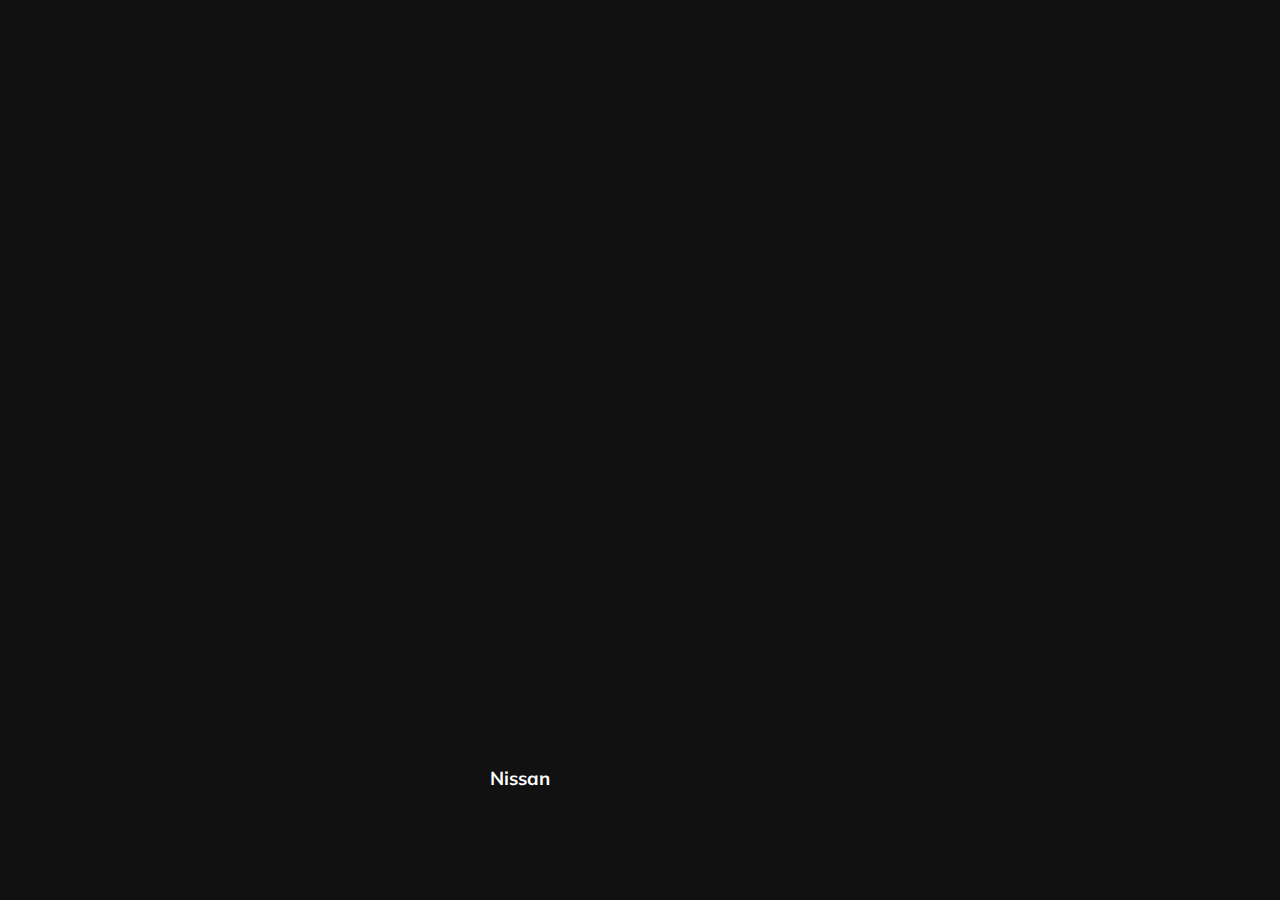
<file: 01-cards/index.html>
<html lang="en">
  <head>
    <meta charset="utf-8" />
    <meta name="viewport" content="width=device-width, initial-scale=1.0" />
    <link href="https://fonts.googleapis.com/css2?family=Mulish:wght@400;500;700&display=swap" rel="stylesheet"/>
    <link rel="stylesheet" href="style.css" />
    <title>1 - Card</title>
  </head>
  <body>
    <div class="container">

      <!-- Slide -->
      <div class="slide" style="background-image: url('https://images.unsplash.com/photo-1590362891991-f776e747a588?ixid=MnwxMjA3fDB8MHxwaG90by1wYWdlfHx8fGVufDB8fHx8&ixlib=rb-1.2.1&auto=format&fit=crop&w=1600&q=80');">
        <h3>Mersedes</h3>
      </div><!-- /.slide -->

      <!-- Slide -->
      <div class="slide" style="background-image: url(https://images.unsplash.com/photo-1494976388531-d1058494cdd8?ixlib=rb-1.2.1&ixid=MnwxMjA3fDB8MHxwaG90by1wYWdlfHx8fGVufDB8fHx8&auto=format&fit=crop&w=1600&q=80);">
        <h3>Ford</h3>
      </div><!-- /.slide -->

      <!-- Slide -->
      <div class="slide" style="background-image: url('https://images.unsplash.com/photo-1441148345475-03a2e82f9719?ixlib=rb-1.2.1&ixid=MnwxMjA3fDB8MHxwaG90by1wYWdlfHx8fGVufDB8fHx8&auto=format&fit=crop&w=1600&q=80');">
        <h3>BMW</h3>
      </div><!-- /.slide -->

      <!-- Slide -->
      <div class="slide" style="background-image: url('https://images.unsplash.com/photo-1494697536454-6f39e2cc972d?ixlib=rb-1.2.1&ixid=MnwxMjA3fDB8MHxwaG90by1wYWdlfHx8fGVufDB8fHx8&auto=format&fit=crop&w=1600&q=80');">
        <h3>Nissan</h3>
      </div><!-- /.slide -->

      <!-- Slide -->
      <div class="slide" style="background-image: url('https://images.unsplash.com/photo-1517994112540-009c47ea476b?ixlib=rb-1.2.1&ixid=MnwxMjA3fDB8MHxwaG90by1wYWdlfHx8fGVufDB8fHx8&auto=format&fit=crop&w=1600&q=80');">
        <h3>Ferrari</h3>
      </div><!-- /.slide -->

    </div><!-- /.container -->

    <!-- Scripts -->
    <script src="index.js"></script>
  </body>
</html>
</file>
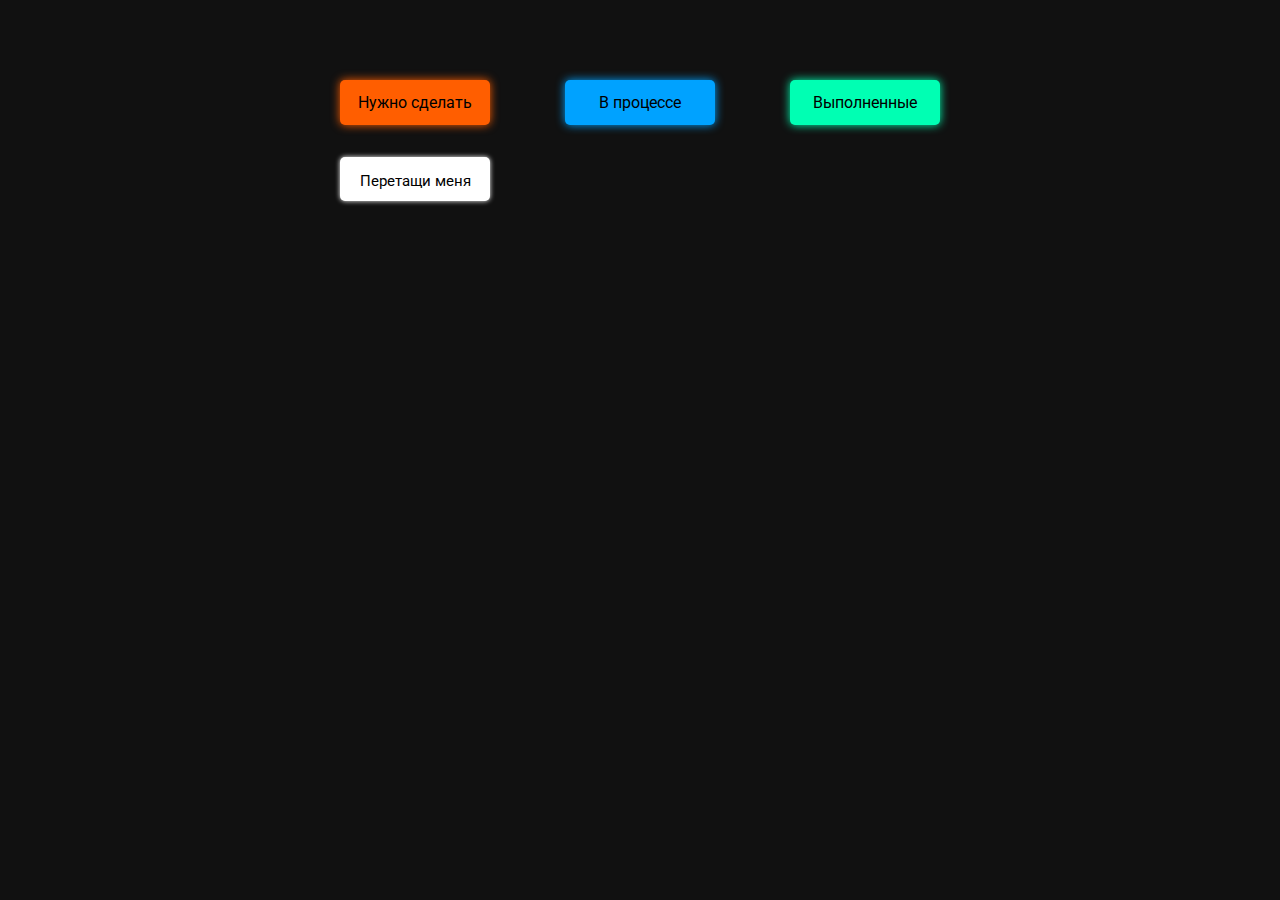
<file: 02-dragNdrop/index.html>
<!DOCTYPE html>
<html lang='ru'>
    <head>
        <meta charset="UTF-8">
        <meta name='viewport' content="width=device-width, initial-scale=1.0">
        <link href="https://fonts.googleapis.com/css2?family=Roboto:wght@400;500;700&display=swap" rel="stylesheet">
        <link rel="stylesheet" href="style.css">
        <title>2 - Drag N Drop</title>
    </head>
    <body>
        <div>
            <div class="row">
                <div class="col-header start">Нужно сделать</div>
                <div class="col-header progress">В процессе</div>
                <div class="col-header done">Выполненные</div>
            </div><!-- /.row -->

            <div class="row">
                <div class="placeholder">
                    <div class="item" draggable="true">Перетащи меня</div>
                </div>
                <div class="placeholder"></div>
                <div class="placeholder"></div>
            </div><!-- /.row -->
        </div>

        <!-- Scripts -->
        <script src="index.js"></script>
    </body>
</html>
</file>
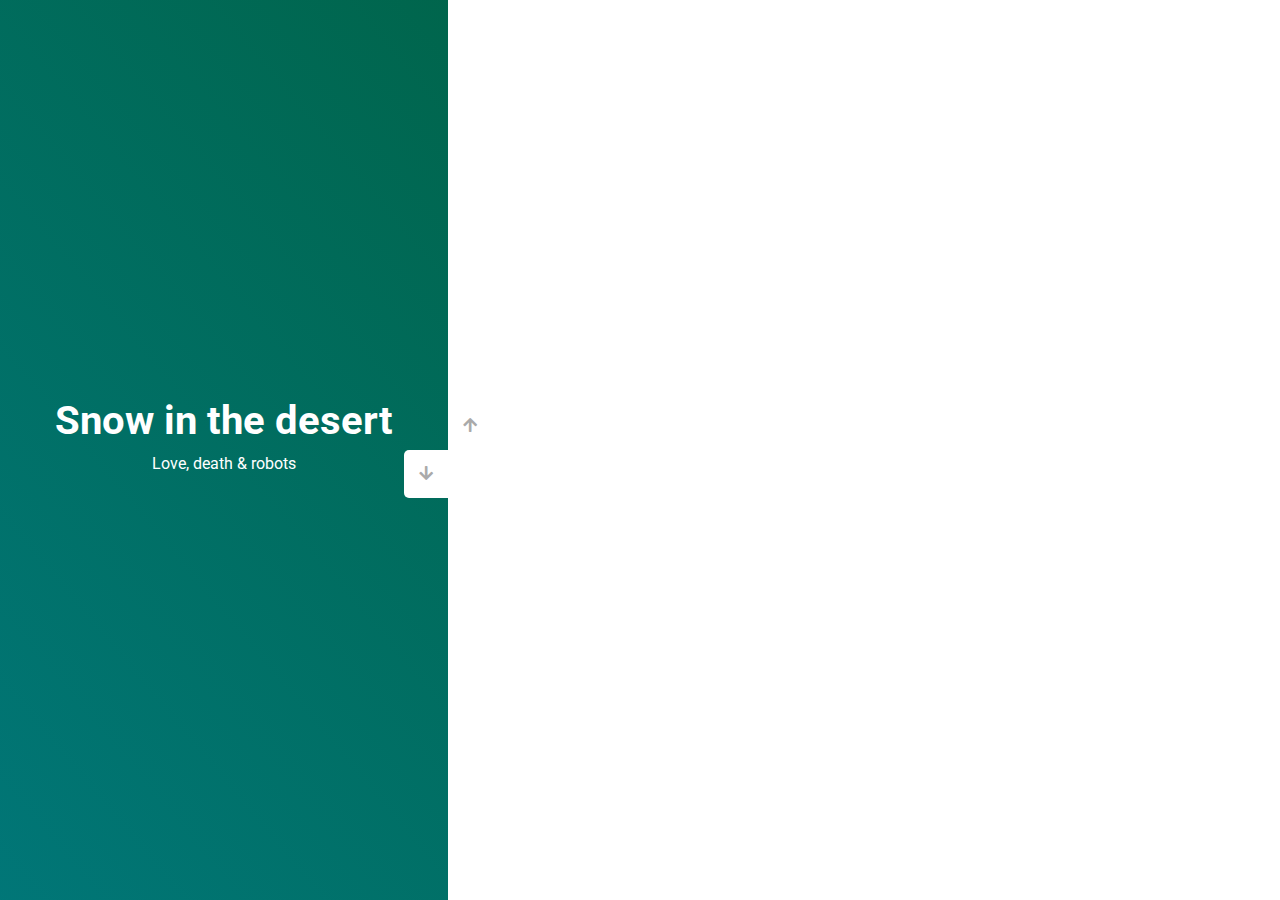
<file: 03-slider/index.html>
<!DOCTYPE html>
<html lang="en">
    <head>
        <meta charset="utf-8">
        <meta name='viewport' content='width=device-width, initial-scale=1.0'>
        <link rel="stylesheet" href="https://cdnjs.cloudflare.com/ajax/libs/font-awesome/5.15.1/css/all.min.css">
        <link rel="stylesheet" href="style.css">
        <title>3 - Slider</title>
    </head>
    <body>
        <div class="container">
            <div class="sidebar">
                <div style="background: linear-gradient(215.32deg, #F90306 -1%, #9E0706 124%);">
                    <h1>Zima Blue</h1>
                    <p>Love, death & robots</p>
                </div><!-- /.slide -->

                <div style="background: linear-gradient(220.16deg, #ff9101 -8%, #f38b02 138%);">
                    <h1>Automated Customer Service</h1>
                    <p>Love, death & robots</p>
                </div><!-- /.slide -->

                <div style="background: linear-gradient(215.32deg, #000000 -1%, #110b0b 124%);">
                    <h1>Life Hutch</h1>
                    <p>Love, death & robots</p>
                </div><!-- /.slide -->

                <div style="background: linear-gradient(229.99deg, #006141 -26%, #017E8B 145%);">
                    <h1>Snow in the desert</h1>
                    <p>Love, death & robots</p>
                </div><!-- /.slide -->
            </div><!-- /.sidebar -->
            <div class="main-slide">
                <div style="background-image: url('https://images.unsplash.com/photo-1490641815614-b45106d6dd04?ixid=MnwxMjA3fDB8MHxwaG90by1wYWdlfHx8fGVufDB8fHx8&ixlib=rb-1.2.1&auto=format&fit=crop&w=1650&q=80');"></div><!-- /.style -->

                <div style="background-image: url('https://images.unsplash.com/photo-1615884392963-aabd0eb170e6?ixid=MnwxMjA3fDB8MHxwaG90by1wYWdlfHx8fGVufDB8fHx8&ixlib=rb-1.2.1&auto=format&fit=crop&w=934&q=80');"></div><!-- /.style -->

                <div style="background-image: url('https://images.unsplash.com/photo-1489824904134-891ab64532f1?ixid=MnwxMjA3fDB8MHxwaG90by1wYWdlfHx8fGVufDB8fHx8&ixlib=rb-1.2.1&auto=format&fit=crop&w=2089&q=80');"></div><!-- /.style -->

                <div style="background-image: url('https://images.unsplash.com/photo-1623658432567-7e8e3d528578?ixid=MnwxMjA3fDB8MHxwaG90by1wYWdlfHx8fGVufDB8fHx8&ixlib=rb-1.2.1&auto=format&fit=crop&w=1000&q=80');"></div><!-- /.style -->
            </div><!-- /.main-slide -->
            <div class="controls">
                <button class="down-button">
                    <i class="fas fa-arrow-down"></i>
                </button>
                <button class="up-button">
                    <i class="fas fa-arrow-up"></i>
                </button>
            </div><!-- /.controls -->
        </div>
        <!-- Scripts -->
        <script src="index.js"></script>
    </body>
</html>
</file>
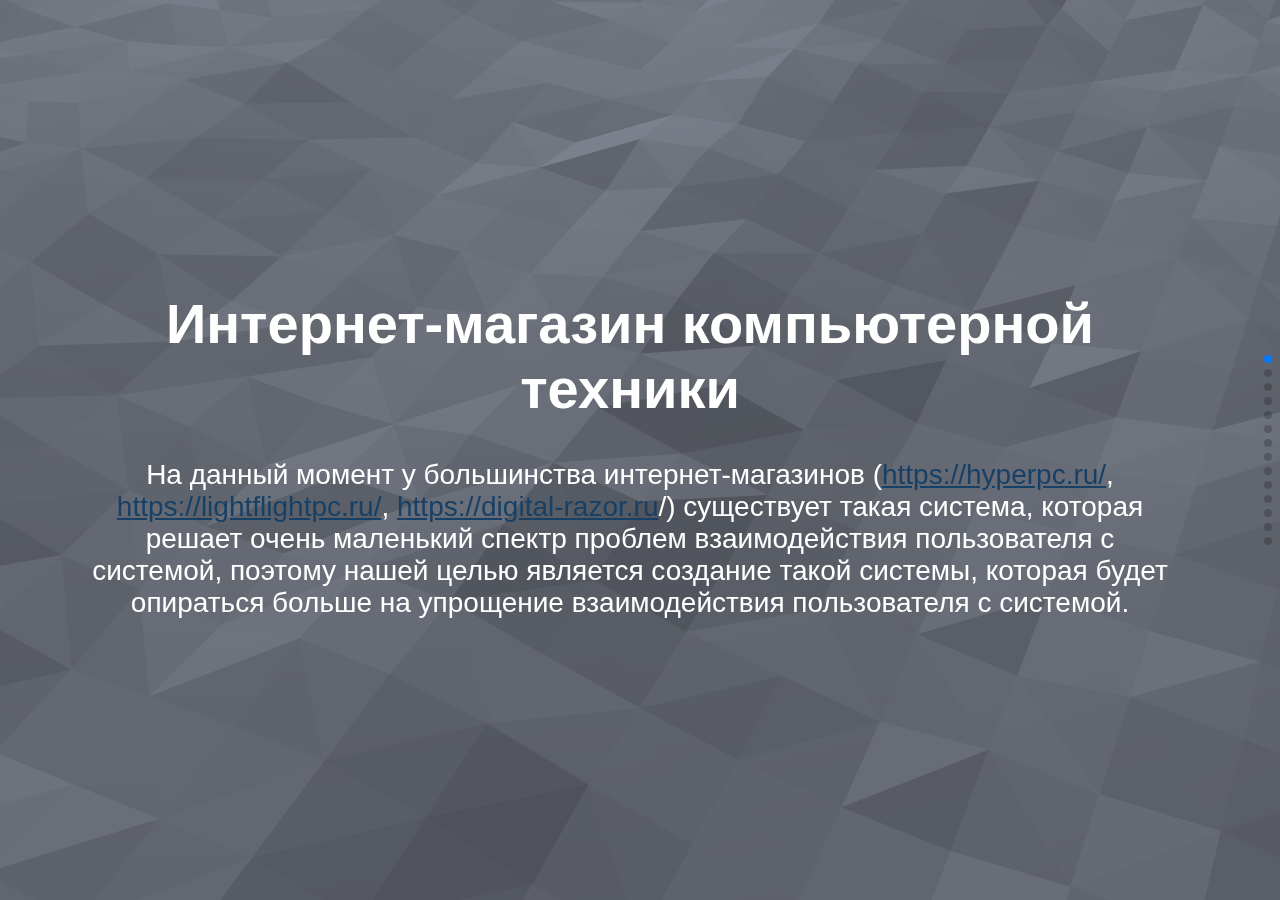
<file: 04-slider/index.html>
<!DOCTYPE html>
<html lang="en">
  <head>
    <meta charset="utf-8" />
    <title>Вторая итерация</title>
    <meta
      name="viewport"
      content="width=device-width, initial-scale=1, minimum-scale=1, maximum-scale=1"
    />
    <!-- Link Swiper's CSS -->
    <link
      rel="stylesheet"
      href="https://unpkg.com/swiper/swiper-bundle.min.css"
    />

    <!-- Demo styles -->
     <link rel="stylesheet" href="css/style.css" />
  </head>

  <body>
<div class="intro" id="intro"></div>
    <!-- Swiper -->
    <div class="swiper mySwiper">
      <div class="swiper-wrapper">
        <div class="swiper-slide">
            <div class="container">
                <h1>Интернет-магазин компьютерной техники</h1>
                <p>На данный момент у большинства интернет-магазинов (<a href="">https://hyperpc.ru/</a>, <a href="">https://lightflightpc.ru/</a>, <a href="">https://digital-razor.ru</a>/) существует такая система, которая решает очень маленький спектр проблем взаимодействия пользователя с системой, поэтому нашей целью является создание такой системы, которая будет опираться больше на упрощение взаимодействия пользователя с системой.</p>
            </div>
        </div>
        <div class="swiper-slide">
          <div class="container">
            <h1 class="title">Описание процесса</h1>
            <p>Схема процесса проходить авторизацию</p>
            <img src="images/3/1.png" height="600" alt="">
          </div>
        </div>
        <div class="swiper-slide">
          <div class="container">
            <h1 class="title">Описание процесса</h1>
            <p>Схема процесса сделать заказ</p>
            <img src="images/3/2.png" height="600" alt="">
          </div>
        </div>
        <div class="swiper-slide">
          <div class="container">
            <h1 class="title">Описание процесса</h1>
            <p>Схема процесса проверить состояние заказа</p>
            <img src="images/3/3.png" height="600" alt="">
          </div>
        </div>
        <div class="swiper-slide">
          <div class="container">
            <h1 class="title">Требования к отчетности</h1>
            <ul class="text">
              <li>Вся информация храниться в электронном виде.</li>
              <li>Информация соответствует ГОСТ.</li>
              <li>Время существования отчётов 5 лет.</li>
              <li>При необходимости делается бумажная копия документа.</li>
            </ul>
          </div>
        </div>
        <div class="swiper-slide">
          <div class="container">
            <h1 class="title">ДБТ. НЕФУНКЦИОНАЛЬНЫЕ ТРЕБОВАНИЯ</h1>
            <p>Требования к производительности и объемам информации</p>
            <ul class="text">
              <li>95% транзакций должны обрабатываться менее чем за 1 секунду.</li>
              <li>Приложение должно потреблять не более 4 Кбайт памяти на каждый неактивный сеанс с пользователем; </li>
              <li>Нагрузка на CPU не должна превышать 75% при условии не более 1000 одновременно обслуживаемых запросов к API</li>
              <li>Нагрузка на CPU в режиме простоя приложения не должна превышать 1%</li>
            </ul>
          </div>
        </div>
        <div class="swiper-slide">
          <div class="container">
            <h1 class="title">ДБТ. НЕФУНКЦИОНАЛЬНЫЕ ТРЕБОВАНИЯ</h1>
            <p>Требования к доступности и восстановлению</p>
            <ul class="text">
              <li>Сайт должен быть доступна для пользователей из С России 98% времени каждый месяц в рабочие часы.</li>
              <li>В случае сбоев сайт должен быть восстановлен в течении часа.</li>
            </ul>
          </div>
        </div>
        <div class="swiper-slide">
          <div class="container">
            <h1 class="title">ДБТ. НЕФУНКЦИОНАЛЬНЫЕ ТРЕБОВАНИЯ</h1>
            <p>Требования к информационной безопасности</p>
            <p>Со стороны клиента</p>
            <ul class="text">
              <li>Пароли надо подбирать очень тщательно, информационная емкость пароля должна соответствовать общим стандартам (наличие заглавных букв, цифр).</li>
              <li>Для обеспечения защиты информации потребуется подключить двухэтапную аутентификацию.</li>
            </ul>
          </div>
        </div>
        <div class="swiper-slide">
          <div class="container">
            <h1 class="title">ДБТ. НЕФУНКЦИОНАЛЬНЫЕ ТРЕБОВАНИЯ</h1>
            <p>Требования к информационной безопасности</p>
            <p>Со стороны сервера</p>
            <ul class="text">
              <li>Каждая ошибка входа в систему обязательно записывается в общий журнал архивных событий, анализируется спустя конкретный промежуток времени; это необходимо для того, что администратор мог выявить причину возникновения ошибок.</li>
              <li>На момент отправления пакетов с подтверждением или отказом введения пароля система должна быть приостановлена на пять секунд, благодаря этому хакеры не смогут вводить большое количество разных паролей, чтобы обойти информационную защиту.</li>
              <li>Подключить защиту от изменения паролей – хакеры могут попытаться воспользоваться таким способом войти в информационную систему, как «забыли пароль – изменить».</li>
            </ul>
          </div>
        </div>
        <div class="swiper-slide">
          <div class="container">
            <h1 class="title">ДБТ. ЛОГИЧЕСКИЕ АЛГОРИТМЫ</h1>
            <ul class="text">
              <li>Однозначность</li>
              <li>Массовость</li>
              <li>Детерминированность</li>
              <li>Корректность</li>
              <li>Конечность</li>
              <li>Эффективность</li>
              <li>Логические алгоритмы должны описываться в виде:
                <ol>
                  <li>текста</li>
                  <li>бизнес-правил</li>
                  <li>диаграмм-деятельности</li>
                  <li>графов и диаграмм перехода состояний</li>
                  <li>моделей бизнес-процессов</li>
                </ol>
              </li>
            </ul>
          </div>
        </div>
        <div class="swiper-slide">
          <div class="container">
            <h1 class="title">ДБТ. ТРЕБОВАНИЯ К МИГРАЦИИ ДАННЫХ</h1>
            <ul class="text">
              <li>Целостность данных при переносе</li>
              <li>Потенциальное время простоя системы должно быть минимальным</li>
              <li>Оценка данных</li>
              <li>Качество данных (связаны ли данные ,которым положено быть связанными)</li>
              <li>Заполненность полей и null-значения</li>
              <li>Длина значений в строковых полях</li>
              <li>Популярные значения</li>
              <li>Консистентность и кросс-сверки</li>
              <li>Отсутствие латинских букв, где им не место  (отлавливание таких латинских букв, как "С")</li>
              <li>Не цифры, а выводы (выводы - первичны, числа - вторичны)</li>
            </ul>
          </div>
        </div>
        <div class="swiper-slide">
          <div class="container">
            <h1 class="title">ДБТ. Модель предметной области</h1>
            <img src="images/3/4.png" height="600" alt="">
          </div>
        </div>
        <div class="swiper-slide">
          <div class="container">
            <h1 class="title"> ДБТ. ТРЕБОВАНИЯ К ПОЛЬЗОВАТЕЛЬСКИМ ИНТЕРФЕЙСАМ</h1>
            <ul class="text">
              <li>У идеального пользовательского интерфейса должны присутствовать такие качества: простота, запоминаемость и уникальность, унификация, ориентация на пользователя, наличие обратной связи, иерархия элементов.</li>
              <li>Элементы управления должны быть заметны и понятны.</li>
              <li>Для уменьшения ошибок пользователя рекомендуется не делать кнопки маленького размера (так по ним трудно попасть).</li>
              <li>Пользователь должен видеть границы вводимых значений.</li>
              <li>Доступность любой функции системы при помощи не более</li>
            </ul>
          </div>
        </div>
        <div class="swiper-slide">
          <div class="container">
            <h1 class="title">ДБТ. ТРЕБОВАНИЯ К ОТЧЕТАМ</h1>
            <ul class="text">
              <li>Любая содержащаяся в Отчете информация (не только итоговая величина стоимости объекта оценки) представляет собой сведения, являющиеся коммерческой или служебной тайной Заказчика. В связи с этим, любые сведения, представленные в Отчете, могут быть доступны для третьих лиц только с разрешения Заказчика. </li>
              <li>В законе "Об оценочной деятельности" нет указания на срок хранения Отчета. Хранение целесообразно до тех пор, пока у Организации не появится уверенность, что эти материалы ему в будущем больше не понадобятся.</li>
              <li>Для уменьшения ошибок пользователя рекомендуется не делать кнопки маленького размера (так по ним трудно попасть).</li>
              <li>Отчет об оценке должен давать пользователю ясное представление о выводах, сделанных Организацией. Отчет должен быть понятен любому пользователю, не обладающему специальными знаниями об объекте.</li>
              <li>Формат и степень детализации описаний в отчете определяются Организацией, при этом отчет должен соответствовать минимальным требованиям к содержанию.</li>
            </ul>
          </div>
        </div>



      </div>
      <div class="swiper-pagination"></div>
    </div>

    <!-- Swiper JS -->
    <script src="js/three.min.js"></script>
    <script src="js/vanta.waves.min.js"></script>
    <script src="js/app.js"></script>
    <script src="https://unpkg.com/swiper/swiper-bundle.min.js"></script>

    <!-- Initialize Swiper -->
    <script>
      var swiper = new Swiper(".mySwiper", {
        direction: "vertical",
        slidesPerView: 1,
        spaceBetween: 30,
        mousewheel: true,
        keyboard:{
          enabled:true,
          onlyInViewport: true,
          pageUpDown:true,
        },
        pagination: {
          el: ".swiper-pagination",
          clickable: true,
        },
      });
    </script>
  </body>
</html>
</file>
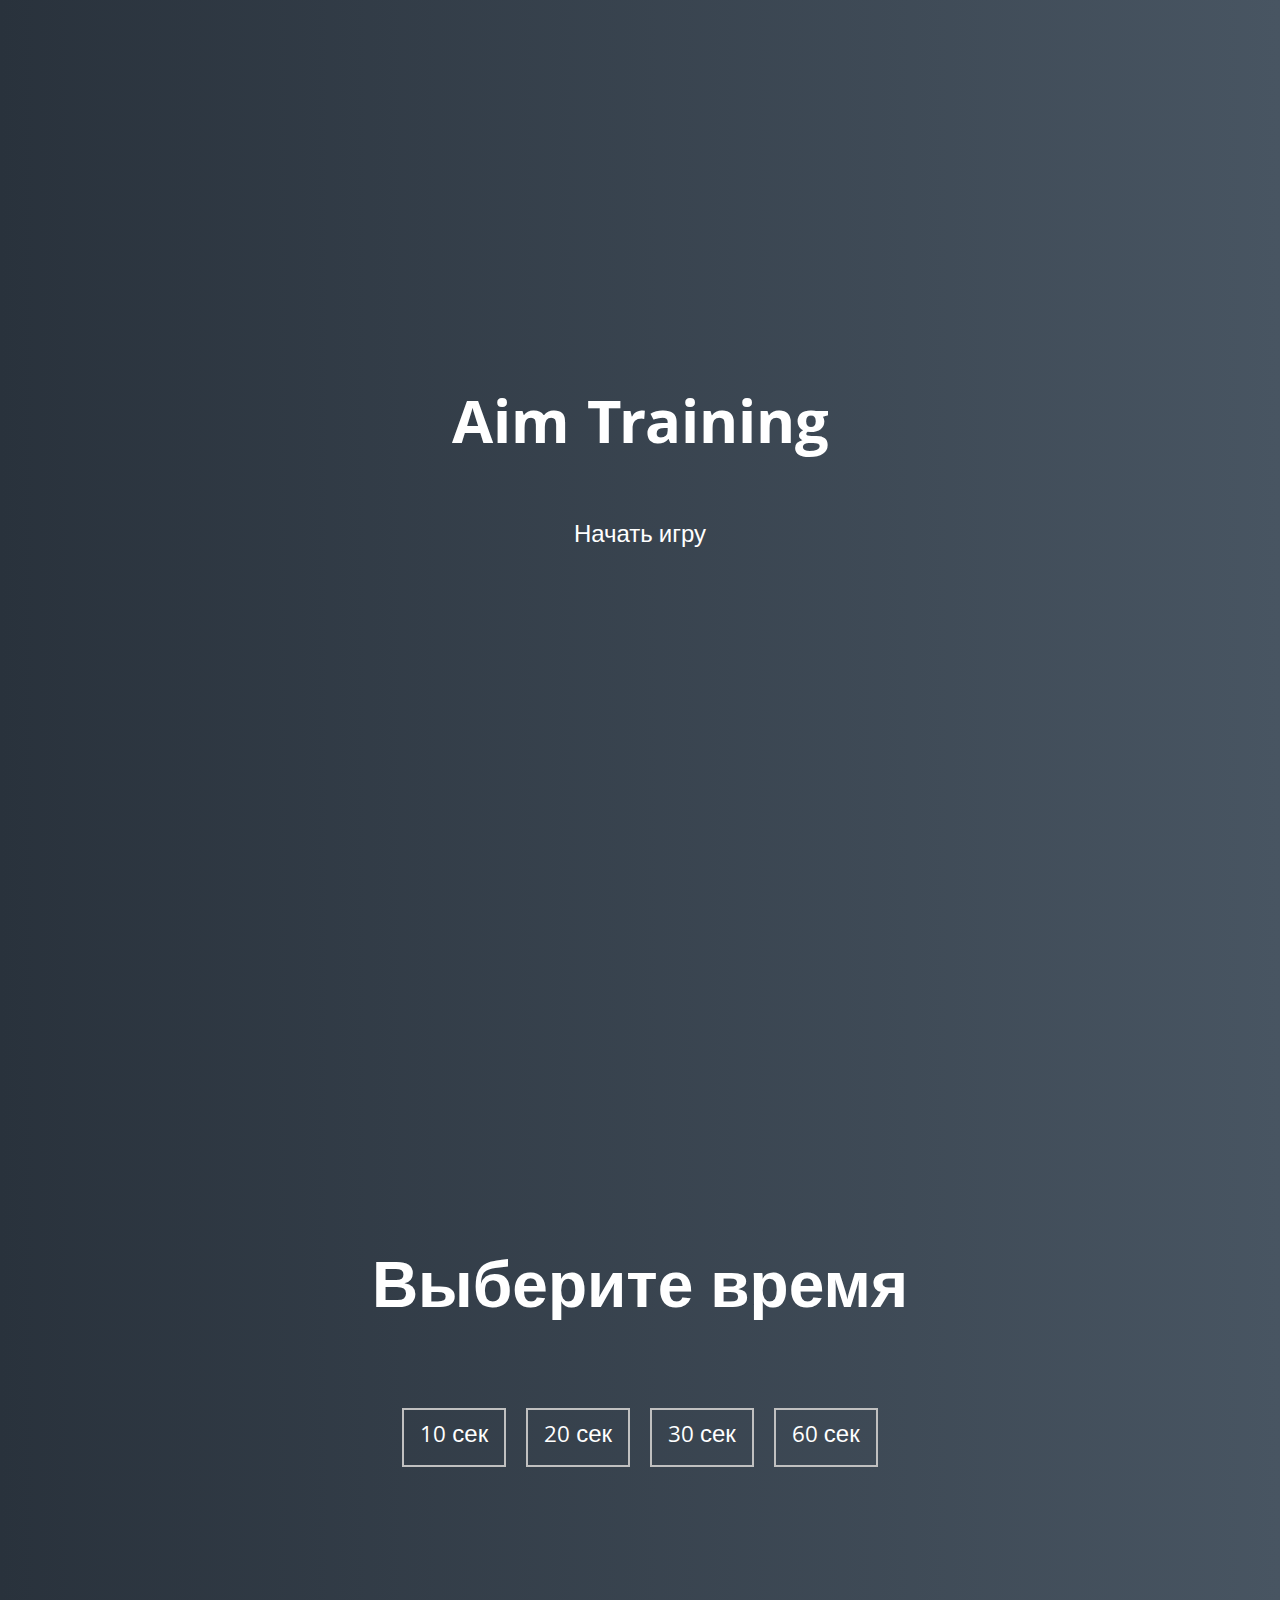
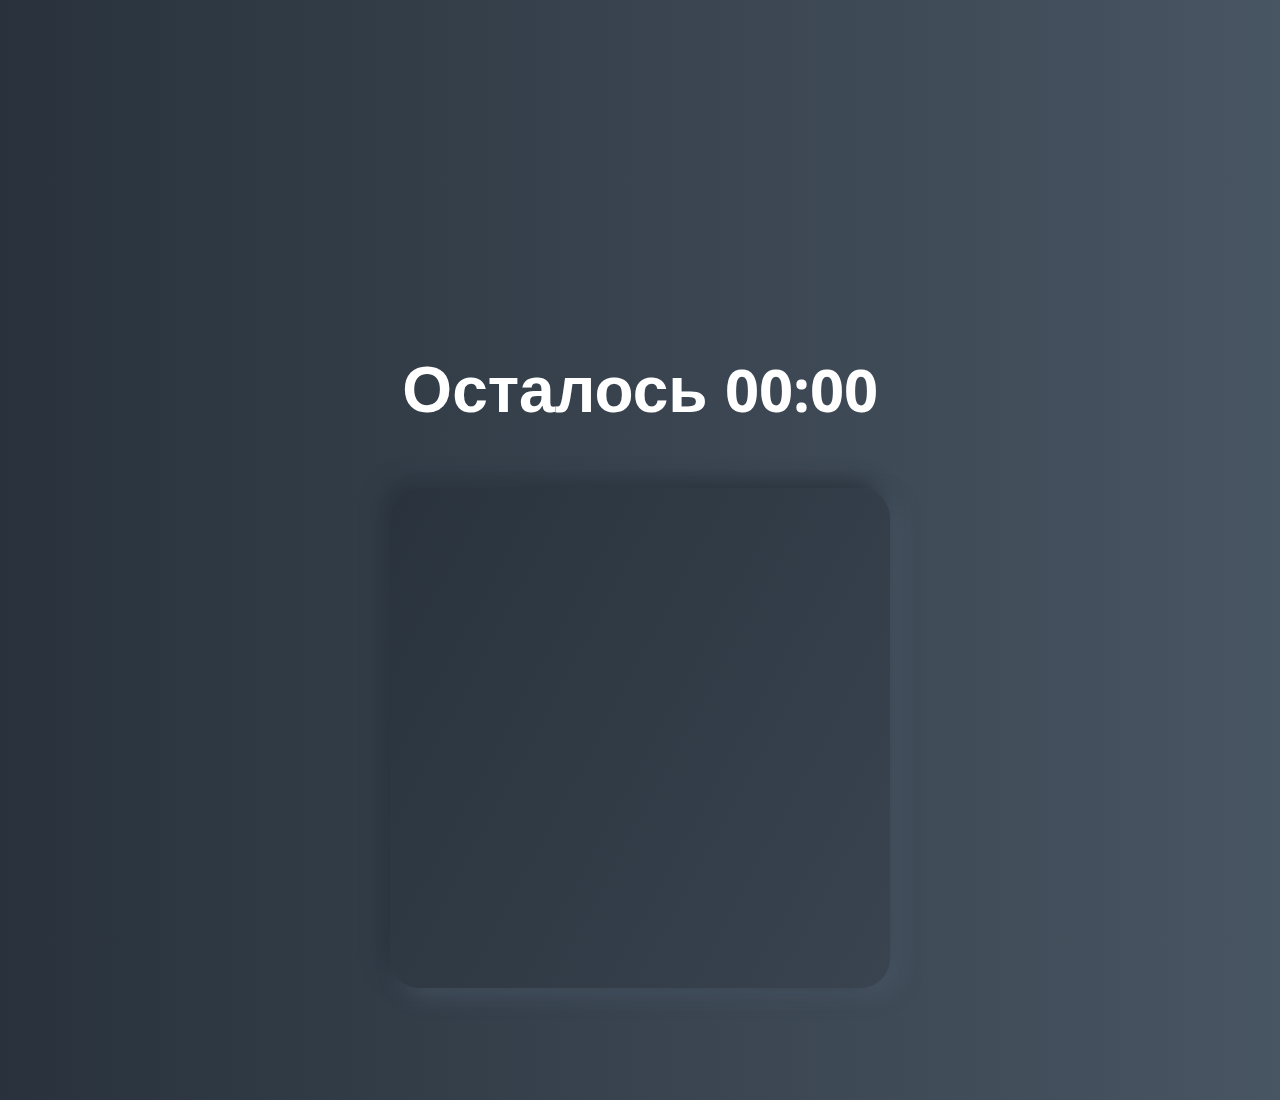
<file: 05-aimTrainig/index.html>
<!DOCTYPE html>
<html lang='en'>
    <head>
        <meta charset="utf-8">
        <meta name="viewport" content="width=device-width, initial-scale=1.0">
        <link href="https://fonts.googleapis.com/css2?family=Khula:wght@300;400;600;700&display=swap" rel="stylesheet">
        <link rel="stylesheet" href="style.css">
        <title>5 - AimGame</title>
    </head>
    <body>
        
        <!-- Screen -->
        <div class="screen">
            <h1>Aim Training</h1>
            <a class="start" id="start" href="#">Начать игру</a>
        </div><!-- /.screen -->

        <!-- Screen -->
        <div class="screen">
            <h1>Выберите время</h1>
            <ul class="time-list" id="time-list">
                <li>
                    <button class="time-btn" data-time="10">10 сек</button>
                </li>
                <li>
                    <button class="time-btn" data-time="20">20 сек</button>
                </li>
                <li>
                    <button class="time-btn" data-time="30">30 сек</button>
                </li>
                <li>
                    <button class="time-btn" data-time="60">60 сек</button>
                </li>
            </ul>
        </div><!-- /.screen -->

        <!-- Screen -->
        <div class="screen">
            <h1>Осталось <span id="time">00:00</span></h1>
            <div class="board" id="board"></div>
        </div><!-- /.screen -->

        <!-- Scripts -->
        <script src="index.js"></script>

    </body>
</html>
</file>
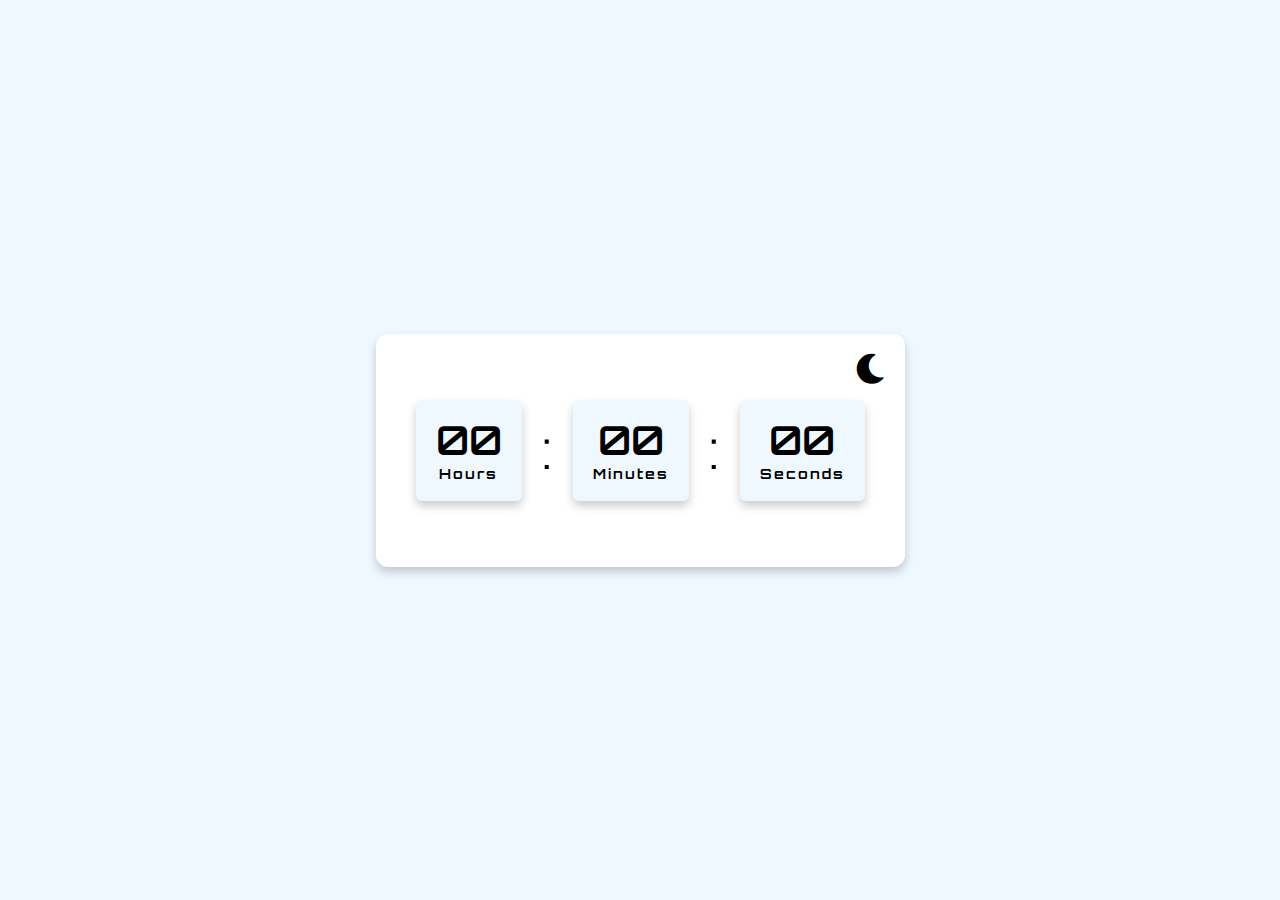
<file: 06-realTimeClock/index.html>
<!DOCTYPE html>
<html lang="en">
    <head>
        <meta charset="utf-8">
        <meta name="viewport" content="width=device-width, initial-scale=1.0">
        <link href="https://fonts.googleapis.com/css2?family=Orbitron:wght@400;500;600;700&display=swap" rel="stylesheet">
        <link rel="stylesheet" href="https://cdnjs.cloudflare.com/ajax/libs/font-awesome/5.15.4/css/all.min.css" />
        <link rel="stylesheet" href="style.css">
        <title>6 - realTimeClock</title>
    </head>
    <body>
        <section>
            <div class="container">
                <div class="theme">
                    <i class="fas fa-moon"></i>
                    <i class="fas fa-sun"></i>
                </div><!-- /.theme -->

                <div class="clock">
                    <div class="flex">
                        <div class="clock-column">
                            <div class="column-content">
                                <span class="num hour">00</span>
                                <span class="text">Hours</span>
                            </div>
                        </div>
    
                        <span class="border">:</span>
    
                        <div class="clock-column">
                            <div class="column-content">
                                <span class="num minute">00</span>
                                <span class="text">Minutes</span>
                            </div>
                        </div>
    
                        <span class="border">:</span>
                    
                        <div class="clock-column">
                            <div class="column-content">
                                <span class="num second">00</span>
                                <span class="text">Seconds</span>
                            </div>
                        </div>
                    </div>


                    

                </div><!-- /.clock -->

            </div><!-- /.container -->
        </section>

        <!-- Scripts -->
        <script src="app.js"></script>
    </body>
</html>
</file>
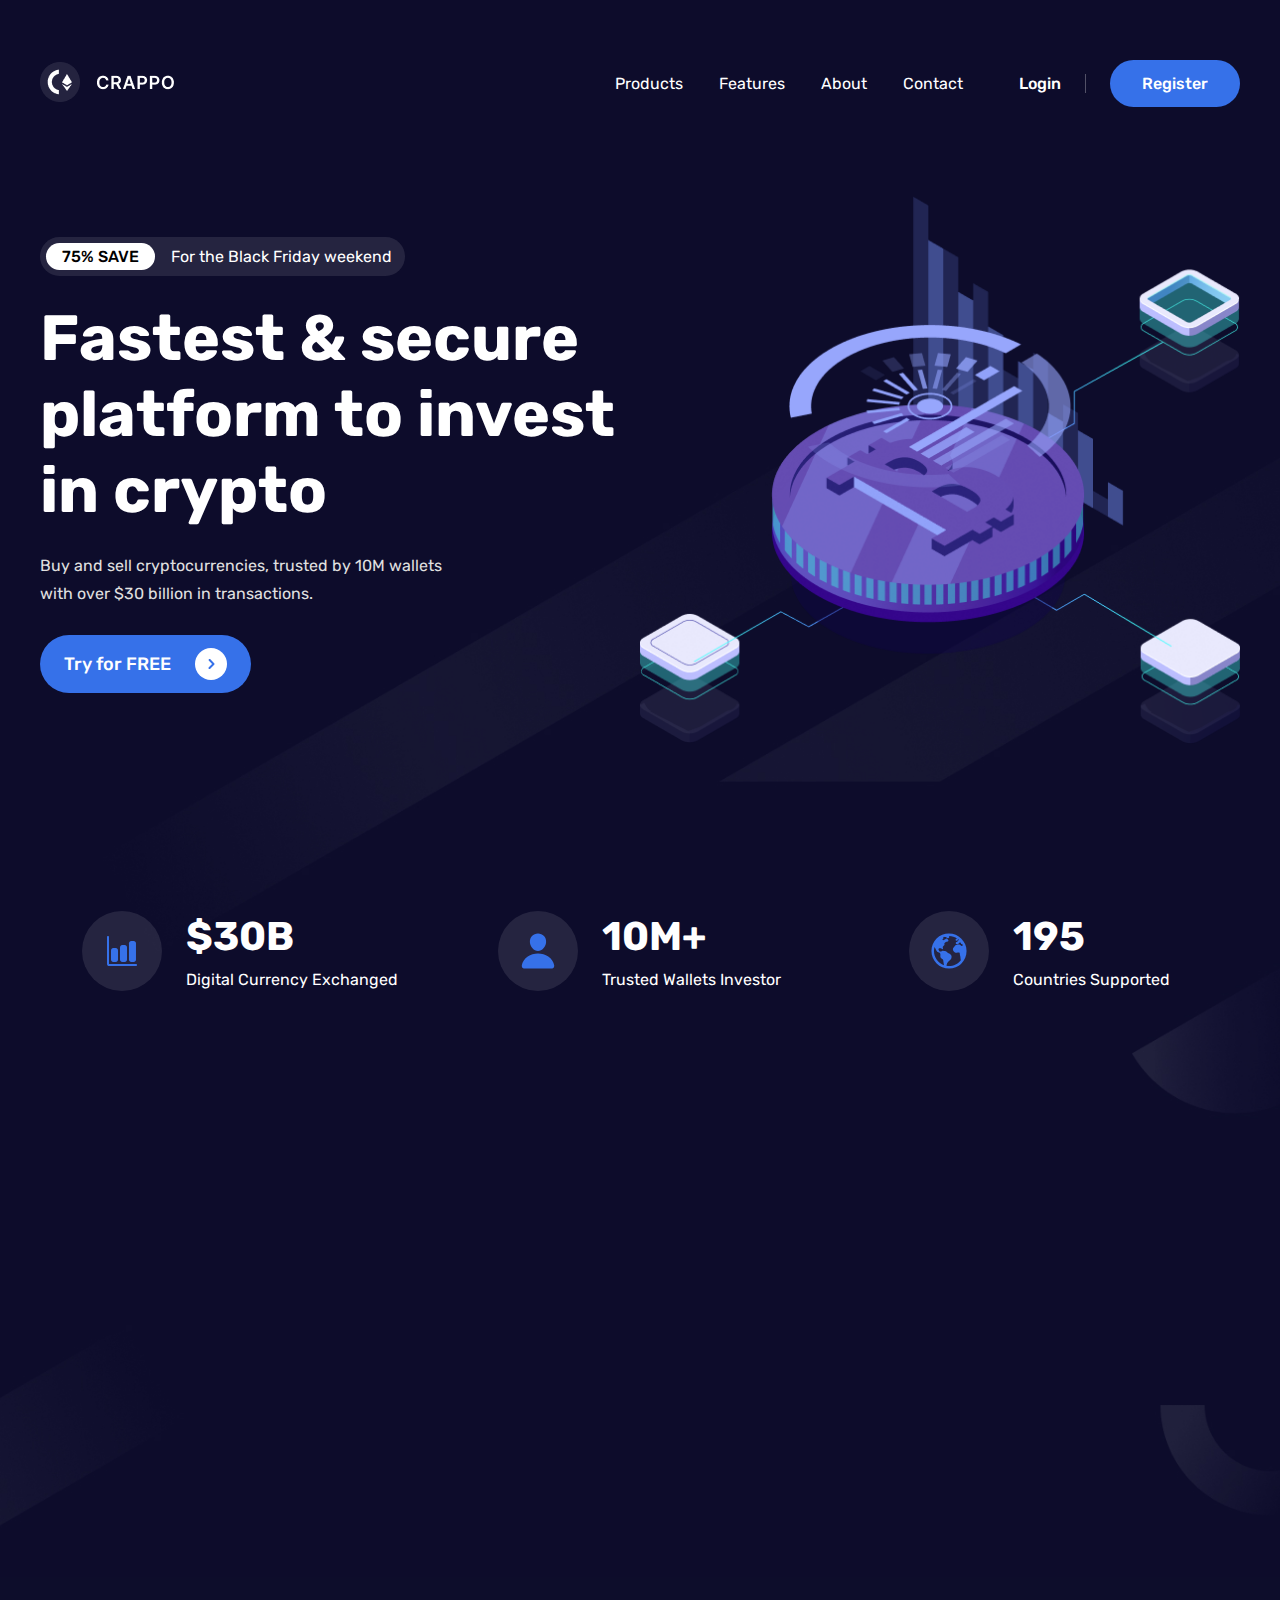
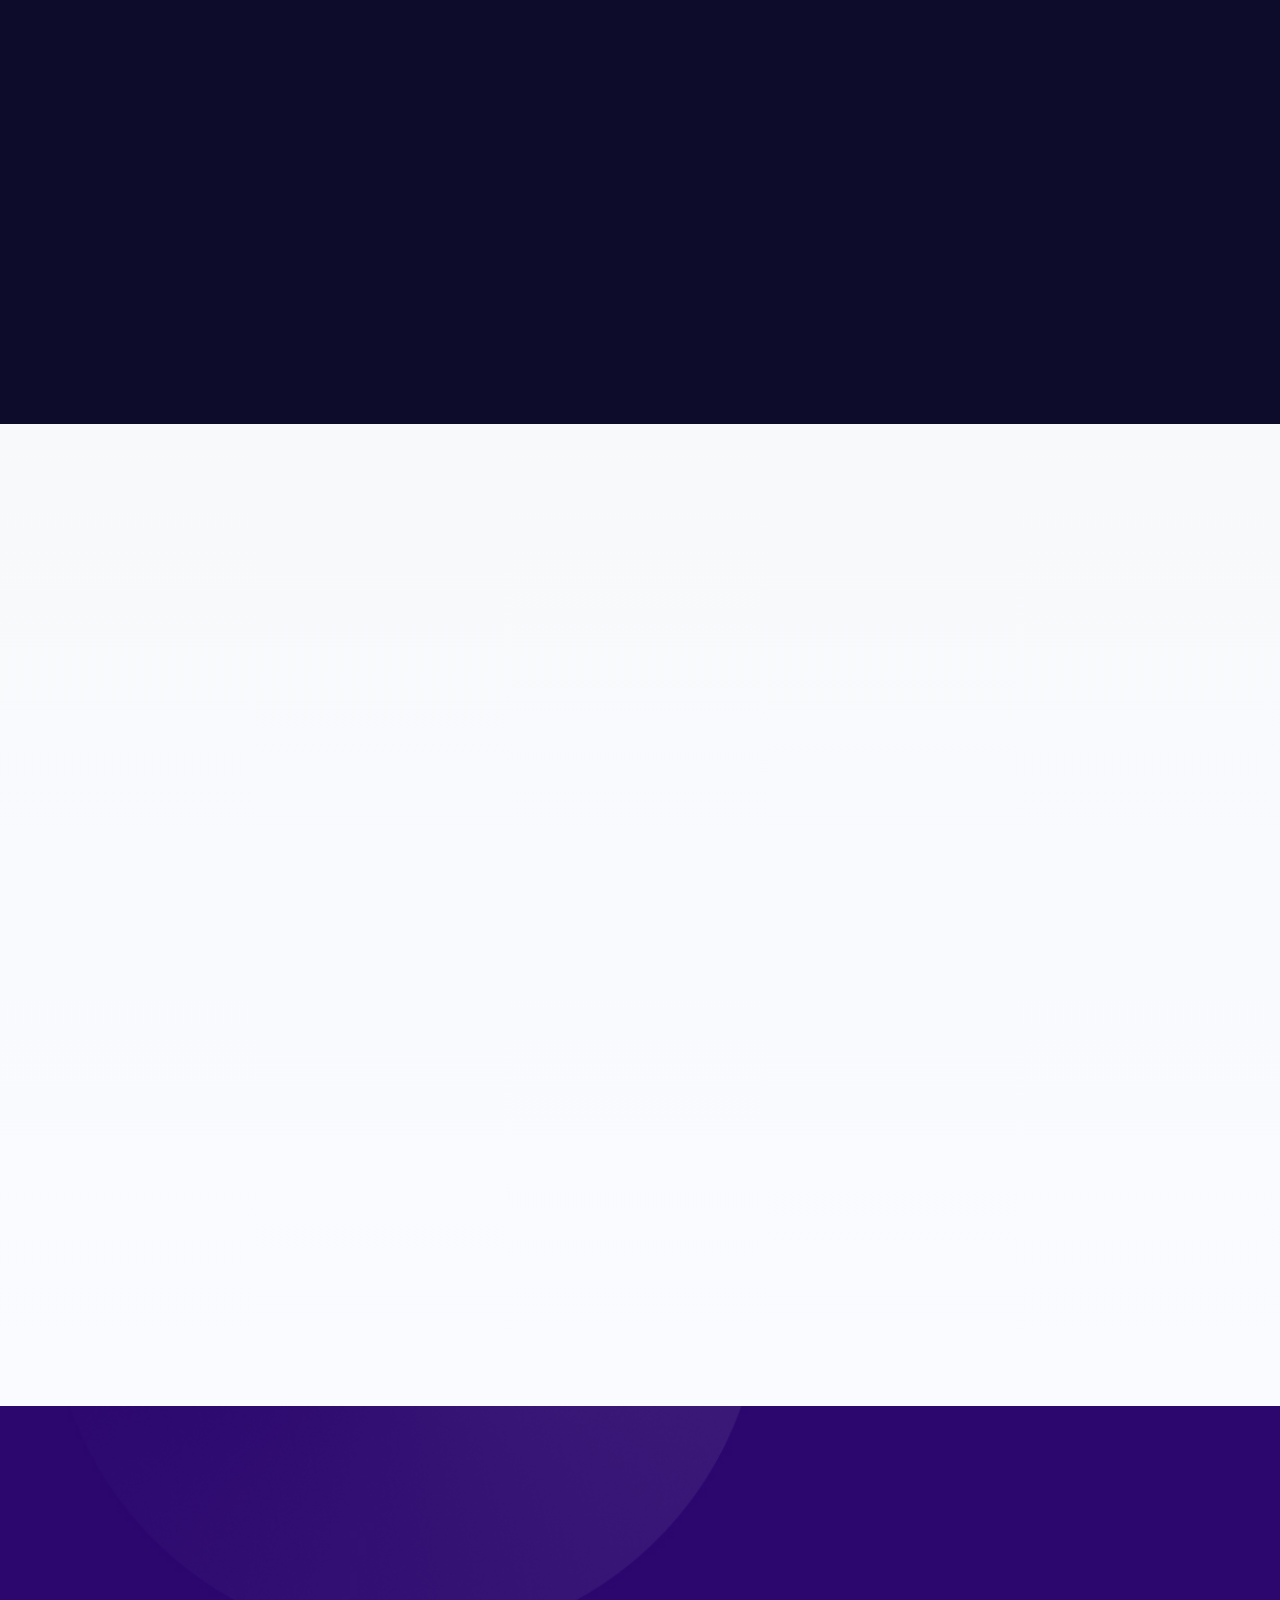
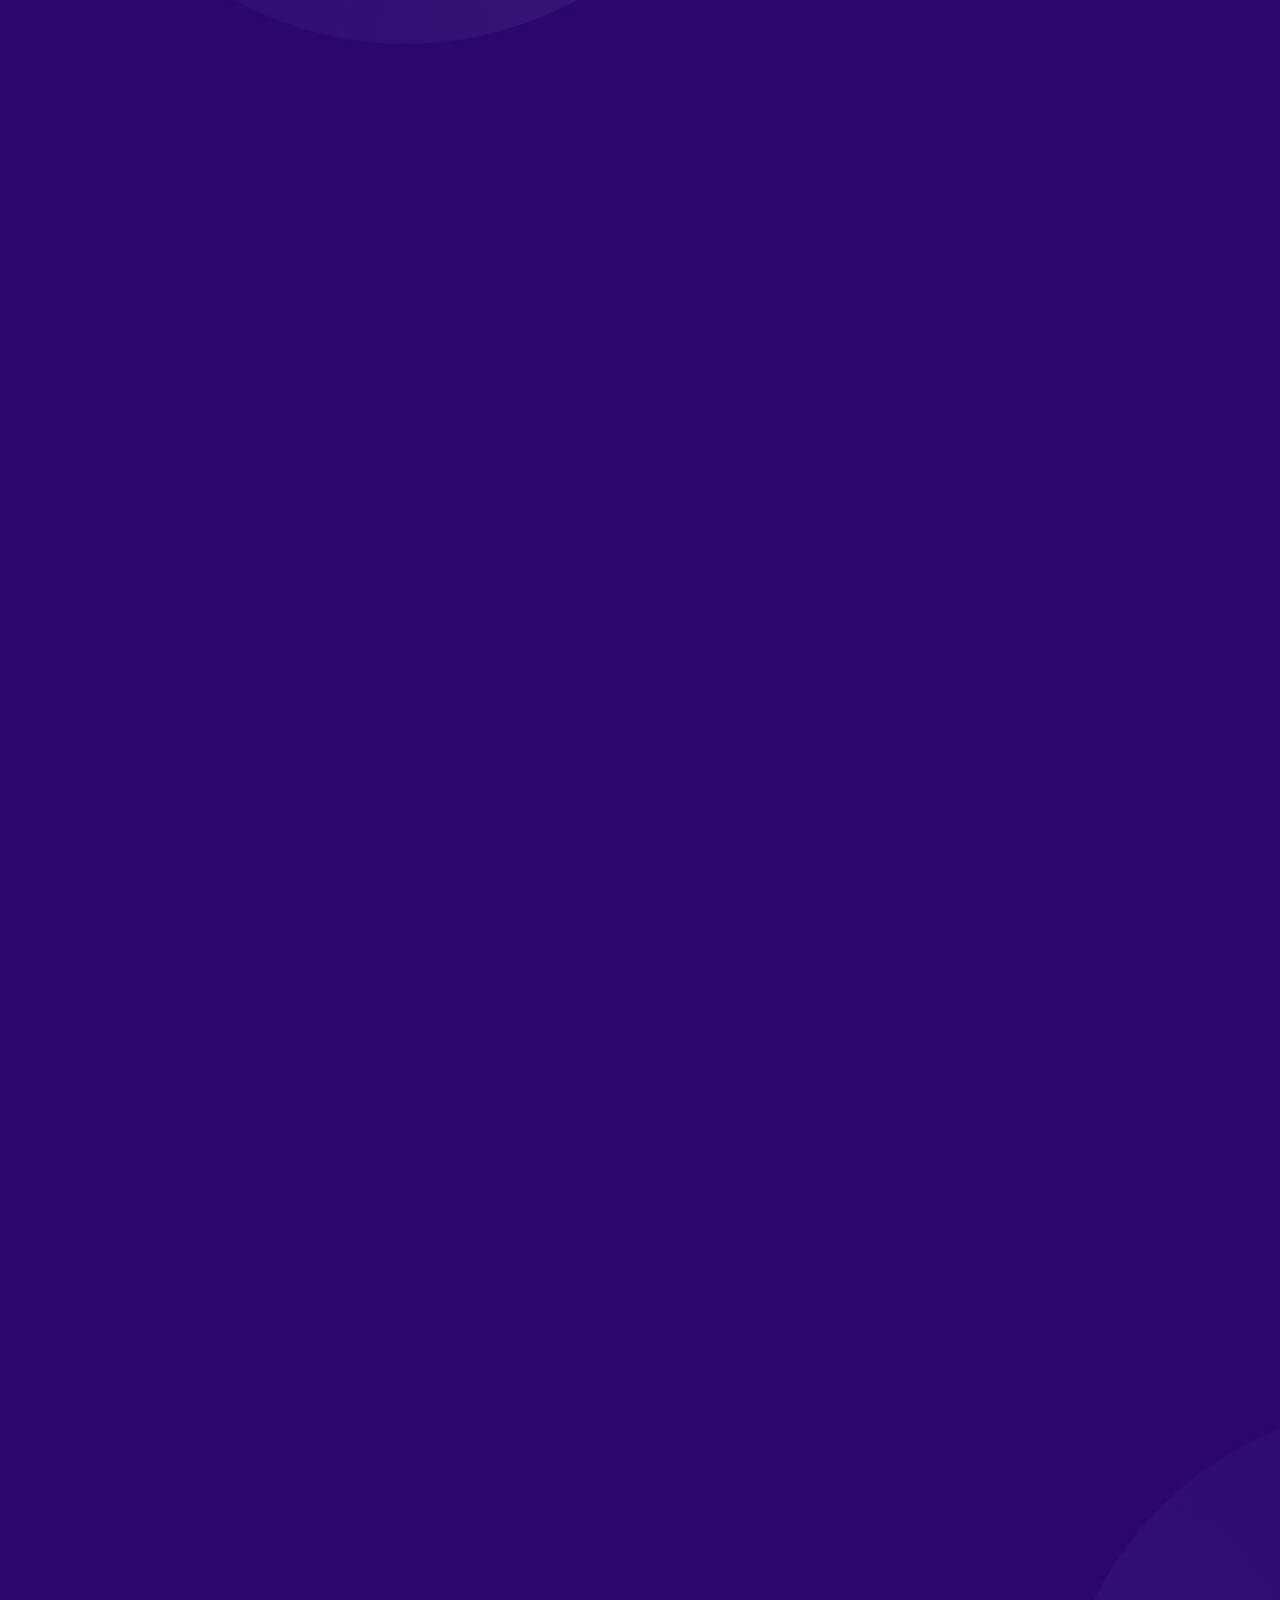
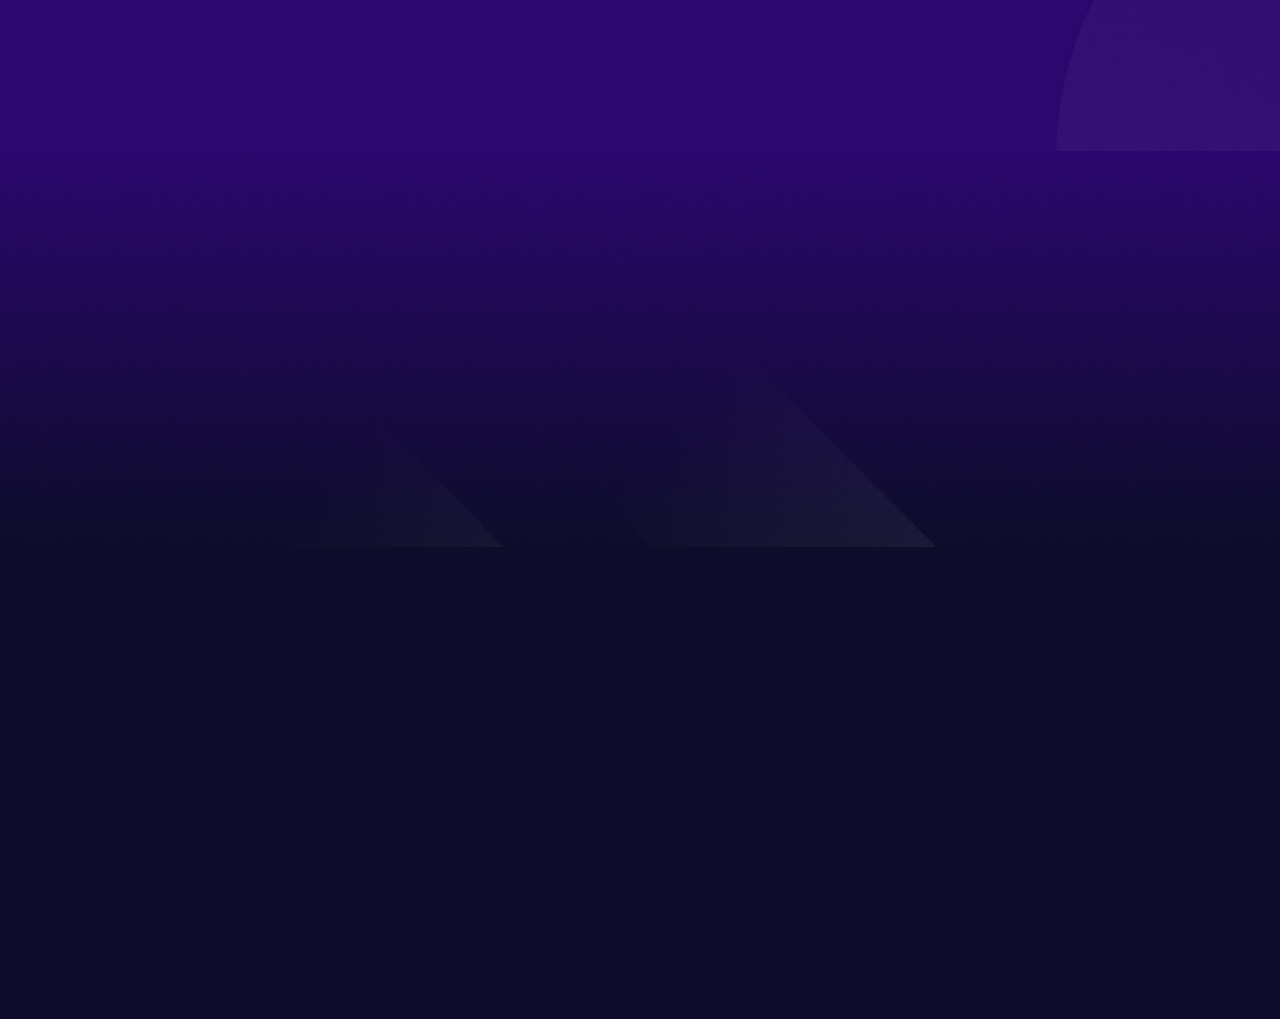
<file: Crappo/index.html>
<!doctype html>
<html>
    <head>
        <meta charset="utf-8">
        <meta name="viewport" content="width=device-width" intial-scale=1>
        <link href="https://fonts.googleapis.com/css2?family=Inter:wght@400;600;700&family=Rubik:wght@400;500;700&display=swap" rel="stylesheet">
        <link rel="stylesheet" href="assets/css/style.css">
        <link rel="stylesheet" href="assets/css/animate.css">
        <script src="assets/js/wow.min.js"></script>
        <script>
            new WOW().init();
        </script>

        <title>CRAPPO</title>

        <script src="https://cdnjs.cloudflare.com/ajax/libs/jquery/3.6.0/jquery.min.js" integrity="sha512-894YE6QWD5I59HgZOGReFYm4dnWc1Qt5NtvYSaNcOP+u1T9qYdvdihz0PPSiiqn/+/3e7Jo4EaG7TubfWGUrMQ==" crossorigin="anonymous"></script>
    </head>
    <body>

        <svg style="display: none;">
            <symbol id="arrow" viewBox="0 0 24 24">
                <path d="M14.5 20.9999C14.3684 21.0007 14.2379 20.9755 14.1161 20.9257C13.9943 20.8759 13.8834 20.8026 13.79 20.7099C13.6963 20.617 13.6219 20.5064 13.5711 20.3845C13.5203 20.2626 13.4942 20.1319 13.4942 19.9999C13.4942 19.8679 13.5203 19.7372 13.5711 19.6154C13.6219 19.4935 13.6963 19.3829 13.79 19.2899L17.1 15.9999L13.92 12.6899C13.7337 12.5026 13.6292 12.2491 13.6292 11.9849C13.6292 11.7207 13.7337 11.4673 13.92 11.2799C14.013 11.1862 14.1236 11.1118 14.2454 11.061C14.3673 11.0103 14.498 10.9841 14.63 10.9841C14.762 10.9841 14.8927 11.0103 15.0146 11.061C15.1364 11.1118 15.247 11.1862 15.34 11.2799L19.2 15.2799C19.3832 15.4669 19.4859 15.7182 19.4859 15.9799C19.4859 16.2417 19.3832 16.493 19.2 16.6799L15.2 20.6799C15.1102 20.7769 15.0022 20.855 14.882 20.91C14.7619 20.9649 14.632 20.9955 14.5 20.9999Z">
            </symbol>

            <symbol id="facebook"  viewBox="0 0 24 24">
                <g>
                    <path d="M15.12 5.32003H17V2.14003C16.0897 2.04538 15.1751 1.99865 14.26 2.00003C11.54 2.00003 9.67999 3.66003 9.67999 6.70003V9.32003H6.60999V12.88H9.67999V22H13.36V12.88H16.42L16.88 9.32003H13.36V7.05003C13.36 6.00003 13.64 5.32003 15.12 5.32003Z">
                </g>
            </symbol>

            <symbol id="instagram"  viewBox="0 0 24 24">
                <g>
                    <path d="M17.34 5.46C17.1027 5.46 16.8707 5.53038 16.6733 5.66224C16.476 5.79409 16.3222 5.98151 16.2313 6.20078C16.1405 6.42005 16.1168 6.66133 16.1631 6.89411C16.2094 7.12689 16.3236 7.34071 16.4915 7.50853C16.6593 7.67635 16.8731 7.79064 17.1059 7.83694C17.3387 7.88324 17.5799 7.85948 17.7992 7.76866C18.0185 7.67783 18.2059 7.52402 18.3378 7.32668C18.4696 7.12935 18.54 6.89734 18.54 6.66C18.54 6.34174 18.4136 6.03652 18.1885 5.81147C17.9635 5.58643 17.6583 5.46 17.34 5.46ZM21.94 7.88C21.9206 7.0503 21.7652 6.2294 21.48 5.45C21.2257 4.78313 20.83 4.17928 20.32 3.68C19.8248 3.16743 19.2196 2.77418 18.55 2.53C17.7727 2.23616 16.9508 2.07721 16.12 2.06C15.06 2 14.72 2 12 2C9.28 2 8.94 2 7.88 2.06C7.04915 2.07721 6.22734 2.23616 5.45 2.53C4.78168 2.77665 4.17693 3.16956 3.68 3.68C3.16743 4.17518 2.77418 4.78044 2.53 5.45C2.23616 6.22734 2.07721 7.04915 2.06 7.88C2 8.94 2 9.28 2 12C2 14.72 2 15.06 2.06 16.12C2.07721 16.9508 2.23616 17.7727 2.53 18.55C2.77418 19.2196 3.16743 19.8248 3.68 20.32C4.17693 20.8304 4.78168 21.2234 5.45 21.47C6.22734 21.7638 7.04915 21.9228 7.88 21.94C8.94 22 9.28 22 12 22C14.72 22 15.06 22 16.12 21.94C16.9508 21.9228 17.7727 21.7638 18.55 21.47C19.2196 21.2258 19.8248 20.8326 20.32 20.32C20.8322 19.8226 21.2283 19.2182 21.48 18.55C21.7652 17.7706 21.9206 16.9497 21.94 16.12C21.94 15.06 22 14.72 22 12C22 9.28 22 8.94 21.94 7.88ZM20.14 16C20.1327 16.6348 20.0178 17.2637 19.8 17.86C19.6403 18.2952 19.3839 18.6884 19.05 19.01C18.7256 19.3405 18.3332 19.5964 17.9 19.76C17.3037 19.9778 16.6748 20.0927 16.04 20.1C15.04 20.15 14.67 20.16 12.04 20.16C9.41 20.16 9.04 20.16 8.04 20.1C7.38089 20.1123 6.72459 20.0109 6.1 19.8C5.68578 19.6281 5.31136 19.3728 5 19.05C4.66809 18.7287 4.41484 18.3352 4.26 17.9C4.01586 17.2952 3.88044 16.6519 3.86 16C3.86 15 3.8 14.63 3.8 12C3.8 9.37 3.8 9 3.86 8C3.86448 7.35106 3.98295 6.70795 4.21 6.1C4.38605 5.67791 4.65627 5.30166 5 5C5.30381 4.65617 5.67929 4.3831 6.1 4.2C6.70955 3.98004 7.352 3.86508 8 3.86C9 3.86 9.37 3.8 12 3.8C14.63 3.8 15 3.8 16 3.86C16.6348 3.86728 17.2637 3.98225 17.86 4.2C18.3144 4.36865 18.7223 4.64285 19.05 5C19.3777 5.30718 19.6338 5.68273 19.8 6.1C20.0223 6.70893 20.1373 7.35178 20.14 8C20.19 9 20.2 9.37 20.2 12C20.2 14.63 20.19 15 20.14 16ZM12 6.87C10.9858 6.87198 9.99496 7.17453 9.15265 7.73942C8.31035 8.30431 7.65438 9.1062 7.26763 10.0438C6.88089 10.9813 6.78072 12.0125 6.97979 13.0069C7.17886 14.0014 7.66824 14.9145 8.38608 15.631C9.10392 16.3474 10.018 16.835 11.0129 17.0321C12.0077 17.2293 13.0387 17.1271 13.9755 16.7385C14.9123 16.35 15.7129 15.6924 16.2761 14.849C16.8394 14.0056 17.14 13.0142 17.14 12C17.1413 11.3251 17.0092 10.6566 16.7512 10.033C16.4933 9.40931 16.1146 8.84281 15.6369 8.36605C15.1592 7.88929 14.5919 7.51168 13.9678 7.25493C13.3436 6.99818 12.6749 6.86736 12 6.87ZM12 15.33C11.3414 15.33 10.6976 15.1347 10.15 14.7688C9.60234 14.4029 9.17552 13.8828 8.92348 13.2743C8.67144 12.6659 8.6055 11.9963 8.73398 11.3503C8.86247 10.7044 9.17963 10.111 9.64533 9.64533C10.111 9.17963 10.7044 8.86247 11.3503 8.73398C11.9963 8.6055 12.6659 8.67144 13.2743 8.92348C13.8828 9.17552 14.4029 9.60234 14.7688 10.15C15.1347 10.6976 15.33 11.3414 15.33 12C15.33 12.4373 15.2439 12.8703 15.0765 13.2743C14.9092 13.6784 14.6639 14.0454 14.3547 14.3547C14.0454 14.6639 13.6784 14.9092 13.2743 15.0765C12.8703 15.2439 12.4373 15.33 12 15.33Z">
                </g>
            </symbol>

            <symbol id="youtube"  viewBox="0 0 24 24">
                <g>
                    <path d="M23 9.70998C23.0494 8.27864 22.7364 6.858 22.09 5.57998C21.6514 5.05558 21.0427 4.70169 20.37 4.57998C17.5875 4.32751 14.7935 4.22403 12 4.26998C9.21664 4.22194 6.4327 4.32208 3.66 4.56998C3.11182 4.6697 2.60451 4.92683 2.2 5.30998C1.3 6.13998 1.2 7.55998 1.1 8.75998C0.954908 10.9175 0.954908 13.0824 1.1 15.24C1.12893 15.9154 1.22949 16.5858 1.4 17.24C1.52057 17.745 1.76452 18.2123 2.11 18.6C2.51726 19.0034 3.03638 19.2752 3.6 19.38C5.75591 19.6461 7.92821 19.7564 10.1 19.71C13.6 19.76 16.67 19.71 20.3 19.43C20.8775 19.3316 21.4112 19.0595 21.83 18.65C22.11 18.3699 22.3191 18.0271 22.44 17.65C22.7976 16.5526 22.9733 15.4041 22.96 14.25C23 13.69 23 10.31 23 9.70998ZM9.74 14.85V8.65998L15.66 11.77C14 12.69 11.81 13.73 9.74 14.85Z">
                </g>
            </symbol>

            <symbol id="twitter"  viewBox="0 0 24 24">
                <g>
                    <path d="M22 5.79997C21.2483 6.12606 20.4534 6.34163 19.64 6.43997C20.4982 5.92729 21.1413 5.12075 21.45 4.16997C20.6436 4.65003 19.7608 4.98826 18.84 5.16997C18.2245 4.50254 17.405 4.05826 16.5098 3.90682C15.6147 3.75537 14.6945 3.90532 13.8938 4.33315C13.093 4.76099 12.4569 5.4425 12.0852 6.2708C11.7135 7.09911 11.6273 8.02736 11.84 8.90997C10.2094 8.82749 8.61444 8.40292 7.15865 7.66383C5.70287 6.92474 4.41885 5.88766 3.39 4.61997C3.02914 5.25013 2.83952 5.96379 2.84 6.68997C2.83872 7.36435 3.00422 8.02858 3.32176 8.62353C3.63929 9.21848 4.09902 9.72568 4.66 10.1C4.00798 10.0822 3.36989 9.90726 2.8 9.58997V9.63997C2.80489 10.5849 3.13599 11.4991 3.73731 12.2279C4.33864 12.9568 5.17326 13.4556 6.1 13.64C5.74326 13.7485 5.37287 13.8058 5 13.81C4.74189 13.807 4.48442 13.7835 4.23 13.74C4.49391 14.5528 5.00462 15.2631 5.69107 15.7721C6.37753 16.2811 7.20558 16.5635 8.06 16.58C6.6172 17.7152 4.83588 18.3348 3 18.34C2.66574 18.3411 2.33174 18.321 2 18.28C3.87443 19.4902 6.05881 20.1327 8.29 20.13C9.82969 20.146 11.3571 19.855 12.7831 19.274C14.2091 18.6931 15.505 17.8338 16.5952 16.7465C17.6854 15.6591 18.548 14.3654 19.1326 12.9409C19.7172 11.5164 20.012 9.98969 20 8.44997C20 8.27996 20 8.09997 20 7.91997C20.7847 7.33478 21.4615 6.61739 22 5.79997Z">
                </g>
            </symbol>

            <symbol id="linkedin"  viewBox="0 0 24 24">
                <g>
                    <path d="M20.47 1.9999H3.53C3.33958 1.99725 3.1505 2.03214 2.97356 2.10258C2.79663 2.17302 2.6353 2.27762 2.4988 2.41041C2.36229 2.5432 2.25328 2.70158 2.17799 2.87651C2.1027 3.05143 2.06261 3.23947 2.06 3.4299V20.5699C2.06261 20.7603 2.1027 20.9484 2.17799 21.1233C2.25328 21.2982 2.36229 21.4566 2.4988 21.5894C2.6353 21.7222 2.79663 21.8268 2.97356 21.8972C3.1505 21.9676 3.33958 22.0025 3.53 21.9999H20.47C20.6604 22.0025 20.8495 21.9676 21.0264 21.8972C21.2034 21.8268 21.3647 21.7222 21.5012 21.5894C21.6377 21.4566 21.7467 21.2982 21.822 21.1233C21.8973 20.9484 21.9374 20.7603 21.94 20.5699V3.4299C21.9374 3.23947 21.8973 3.05143 21.822 2.87651C21.7467 2.70158 21.6377 2.5432 21.5012 2.41041C21.3647 2.27762 21.2034 2.17302 21.0264 2.10258C20.8495 2.03214 20.6604 1.99725 20.47 1.9999ZM8.09 18.7399H5.09V9.7399H8.09V18.7399ZM6.59 8.4799C6.17626 8.4799 5.77947 8.31554 5.48691 8.02298C5.19435 7.73043 5.03 7.33363 5.03 6.9199C5.03 6.50616 5.19435 6.10937 5.48691 5.81681C5.77947 5.52425 6.17626 5.3599 6.59 5.3599C6.80969 5.33498 7.03217 5.35675 7.24287 5.42378C7.45357 5.49081 7.64774 5.60159 7.81265 5.74886C7.97757 5.89613 8.10952 6.07657 8.19987 6.27838C8.29021 6.48018 8.33692 6.69879 8.33692 6.9199C8.33692 7.141 8.29021 7.35961 8.19987 7.56141C8.10952 7.76322 7.97757 7.94366 7.81265 8.09093C7.64774 8.23821 7.45357 8.34898 7.24287 8.41601C7.03217 8.48304 6.80969 8.50481 6.59 8.4799ZM18.91 18.7399H15.91V13.9099C15.91 12.6999 15.48 11.9099 14.39 11.9099C14.0527 11.9124 13.7242 12.0182 13.4488 12.2131C13.1735 12.408 12.9645 12.6826 12.85 12.9999C12.7717 13.2349 12.7378 13.4825 12.75 13.7299V18.7299H9.75C9.75 18.7299 9.75 10.5499 9.75 9.7299H12.75V10.9999C13.0225 10.527 13.4189 10.1374 13.8964 9.8731C14.374 9.60878 14.9146 9.47975 15.46 9.4999C17.46 9.4999 18.91 10.7899 18.91 13.5599V18.7399Z">
                </g>
            </symbol>
        </svg>




<div class="background">
        <!-- Header -->
        <header class="header wow animate__animated animate__fadeInDown" id="header">
            <div class="container">
                <div class="header-inner">

                    <div class="header-logo">
                        <img src="assets/img/header/Logo.png" alt="">
                    </div><!-- /.header-logo -->

                    <div class="header-act">
                        <nav class="nav" id="nav">
                            <a class="nav-link" href="#" data-scroll="#why">Products</a>
                            <a class="nav-link" href="#" data-scroll="#trade">Features</a>
                            <a class="nav-link" href="#" data-scroll="#market">About</a>
                            <a class="nav-link" href="#" data-scroll="#footer">Contact</a>
                        </nav>
                        <div class="header-authorization">
                            <div class="header-login"><a href="#">Login</a></div>
                            <div class="header-register"><a href="#">Register</a></div>
                        </div>
                    </div><!-- /.header-act -->

                    <button class="burger" type="button" id="navToggle">
                        <span class="burger__item">Menu</span>
                    </button>

                </div><!-- /.header-inner -->
            </div>
        </header><!-- /.header -->


        <!-- Intro -->
        <div class="intro" id="intro">
            <div class="container">
                <div class="intro-inner">

                    <div class="intro-content wow animate__animated animate__fadeInLeft">
                        <div class="intro-subtitle">
                            <div class="intro-save">75% save</div>
                            <p>For the Black Friday weekend</p>
                        </div>
                        <h1 class="intro-title">Fastest & secure platform to invest in crypto</h1>
                        <div class="intro-text">Buy and sell cryptocurrencies, trusted by 10M wallets with over $30 billion in transactions.</div>
                        <a class="intro-btn" href="#">Try for FREE</a>
                    </div><!-- /.intro-content -->

                    <div class="intro-image wow animate__animated animate__fadeInRight">
                        <img class="intro-img" src="assets/img/intro/Illustration.png" alt="">
                    </div><!-- /.intro-image -->

                </div><!-- /.intro-inner -->
            </div>
        </div><!-- /.intro -->

        <!-- Statistics -->
        <div class="statistics wow animate__animated animate__fadeInUp" >
            <div class="container">
                <div class="statistics-inner">

                    <div class="statistics-block">
                        <img class="statistics-img" src="assets/img/statistics/icon-1.svg" alt="">
                        <div class="statistics-block-content">
                            <div class="statistics-block-price">$30B</div>
                            <div class="statistics-block-text">Digital Currency Exchanged</div>
                        </div>
                    </div><!-- /.statistics-block -->

                    <div class="statistics-block">
                        <img class="statistics-img" src="assets/img/statistics/icon-2.svg" alt="">
                        <div class="statistics-block-content">
                            <div class="statistics-block-price">10M+</div>
                            <div class="statistics-block-text">Trusted Wallets Investor</div>
                        </div>
                    </div><!-- /.statistics-block -->

                    <div class="statistics-block">
                        <img class="statistics-img" src="assets/img/statistics/icon-3.svg" alt="">
                        <div class="statistics-block-content">
                            <div class="statistics-block-price">195</div>
                            <div class="statistics-block-text">Countries Supported</div>
                        </div>
                    </div><!-- /.statistics-block -->

                </div><!-- /.statistics-inner -->
            </div>
        </div><!-- /.statistics -->

        <!-- Why -->
        <main class="why" id="why">
            <div class="container">
                <div class="why-inner">
                    <div class="why-image wow animate__animated animate__fadeInLeft">
                        <img class="why-img" src="assets/img/why/why.png" alt="">
                    </div><!-- /.why-image -->

                    <div class="why-content wow animate__animated animate__fadeInRight">
                        <h1 class="why-title">Why you should choose CRAPPO</h1>
                        <div class="why-text">Experience the next generation cryptocurrency platform. No financial borders, extra fees, and fake reviews.</div>
                        <a class="intro-btn why-btn" href="#">Learn more</a>
                    </div><!-- /.why-content -->
                </div><!-- /.why-inner -->
            </div>
        </main><!-- /.why -->
</div>

        <!-- Check -->
        <div class="chek animate__animated wow animate__animated animate__fadeInUp">
            <div class="container">
                <div class="check-inner">
                    <h1 class="check-title">Check how much you can earn</h1>
                    <div class="check-text">Let’s check your hash rate to see how much you will earn today, Exercitation veniam consequat sunt nostrud amet.</div>
                </div><!-- /.check-inner -->

                <div class="check-block">
                        <div class="check-block-top">
                            <form class="block-form" method="post" action="/">
                                <input class="block-input" type="text" name="text" placeholder="Enter your hash rate">
                                <div class="block-choice">
                                    <select class="block-conversion" name="conversion">
                                        <option class="block-option">kH/s</option>
                                        <option class="block-option">MH/s</option>
                                        <option class="block-option">GH/s</option>
                                        <option class="block-option">TH/s</option>
                                        <option class="block-option">PH/s</option>
                                        <option class="block-option">EH/s</option>
                                    </select>
                                </div>
                                <button class="intro-btn why-btn" type="reset">Calculate</button>
                            </form>
                        </div><!-- /.check-block-top -->

                        <div class="check-block-bottom">
                            <div class="check-block-bottom-subtitle">ESTIMATED 24 HOUR REVENUE:</div>
                            <div class="check-block-bottom-title">0.055 130 59 ETH <span>($1275)</span></div>
                            <div class="check-block-bottom-text">Revenue will change based on mining difficulty and Ethereum price.</div>
                        </div>
                </div><!-- /.check-block -->


            </div>
        </div><!-- /.check -->

        <!-- Trade -->
        <div class="trade" id="trade">
            <div class="container">
                <div class="trade-inner">
                    <h1 class="trade-title animate__animated wow animate__animated animate__fadeIn">Trade securely and market the high growth cryptocurrencies.</h1>

                    <div class="trade-block wow animate__animated animate__fadeInUp">
                        <div class="trade-column animate__animated">
                            <div class="trade-image">
                                <img class="trade-img" src="assets/img/trade/trade-1.svg" alt="">
                            </div>
                            <h2 class="trade-block-subtitle">Bitcoin <sup>BTC</sup></h2>
                            <div class="trade-block-text">Digital currency in which a record of transactions is maintained.</div>
                            <a class="intro-btn trade-btn" href="#"><span>Start mining</span></a>
                        </div><!-- /.trade-block -->

                        <div class="trade-column animate__animated">
                            <div class="trade-image">
                                <img class="trade-img" src="assets/img/trade/trade-2.svg" alt="">
                            </div>
                            <h2 class="trade-block-subtitle">Bitcoin <sup>BTC</sup></h2>
                            <div class="trade-block-text">Digital currency in which a record of transactions is maintained.</div>
                            <a class="intro-btn trade-btn" href="#"><span>Start mining</span></a>
                        </div><!-- /.trade-block -->

                        <div class="trade-column animate__animated">
                            <div class="trade-image">
                                <img class="trade-img" src="assets/img/trade/trade-3.svg" alt="">
                            </div>
                            <h2 class="trade-block-subtitle">Bitcoin <sup>BTC</sup></h2>
                            <div class="trade-block-text">Digital currency in which a record of transactions is maintained.</div>
                            <a class="intro-btn trade-btn" href="#"><span>Start mining</span></a>
                        </div><!-- /.trade-block -->


                    </div>

                </div><!-- /.trade-inner -->
            </div>
        </div><!-- /.trade -->


        <!-- Market -->
        <div class="market" id="market">
            <div class="container">
                <div class="market-inner">
                    <h1 class="market-title animate__animated wow animate__animated animate__fadeIn">Market sentiments, portfolio, and run the infrastructure of your choice</h1>

                    <div class="invest wow animate__animated animate__fadeInLeft">
                        <div class="invect-content">
                            <h2 class="invest-content-title">Invest Smart</h2>
                            <div class="invest-content-text">Get full statistic information about the behaviour of buyers and sellers will help you to make the decision. </div>
                            <a class="intro-btn why-btn" href="#">Learn more</a>
                        </div>
                        <div class="invest-image">
                            <img class="invest-img" src="assets/img/market/invest.png" alt="">
                        </div>
                    </div><!-- /.invest -->

                    <div class="detailed wow animate__animated animate__fadeInRight">
                        <div class="detailed-image">
                            <div class="detailed-relative">
                                <img class="detailed-img" src="assets/img/market/detailed.png" alt="">
                            </div>
                        </div>
                        <div class="detailed-content">
                            <h2 class="detailed-content-title">Detailed Statistics</h2>
                            <div class="detailed-content-text">View all mining related information in realtime, at any point at any location and decide which polls you want to mine in.</div>
                            <a class="intro-btn why-btn" href="#">Learn more</a>
                        </div>
                    </div><!-- /.detailed -->

                    <div class="grow wow animate__animated animate__fadeInLeft">
                        <div class="grow-content">
                            <h2 class="grow-content-title">Grow your profit and track your investments</h2>
                            <div class="grow-content-text">Use advanced analytical tools. Clear TradingView charts let you track current and historical profit investments.</div>
                            <a class="intro-btn why-btn" href="#">Learn more</a>
                        </div>
                        <div class="grow-image">
                            <img class="grow-img" src="assets/img/market/grow.png" alt="">
                        </div>
                    </div><!-- /.invest -->

                </div><!-- /.market-inner -->
            </div>
        </div><!-- /.market -->

        <!-- Start -->
        <div class="start ">
            <div class="container">
                <div class="start-inner">
                    <div class="start-block animate__animated wow animate__animated animate__fadeInUp">
                        <div class="start-content">
                            <h1 class="start-title">Start mining now</h1>
                            <div class="start-text">Join now with CRAPPO to get the latest news and start mining now</div>
                        </div>
                        <form class="block-form start-form" method="post" action="/">
                            <input class="block-input start-input" type="text" name="text" placeholder="Enter your email">
                            <button class="intro-btn why-btn start-btn" type="reset">Subscribe</button>
                        </form>
                    </div><!-- /.start-block -->
                </div><!-- /.start-inner -->
            </div>
        </div><!-- /.start -->

        <!-- Footer -->
        <div class="footer" id="footer">
            <div class="container">
                <div class="footer-inner">
                    <div class="footer-top animate__animated wow animate__animated animate__fadeInUp">
                        <div class="footer-logo">
                            <img src="assets/img/header/Logo.png" alt="">
                        </div>
                        <div class="footer-quick">
                            <div class="quick-title">Quick Link</div>
                            <a class="quick-text" href="#">Home</a>
                            <a class="quick-text" href="#">Products</a>
                            <a class="quick-text" href="#">About</a>
                            <a class="quick-text" href="#">Features</a>
                            <a class="quick-text" href="#">Contact</a>
                        </div><!-- /.footer-auick -->
                        <div class="footer-resources">
                            <div class="resources-title">Resources</div>
                            <a class="resources-text" href="#">Download Whitepapper</a>
                            <a class="resources-text" href="#">Smart Token</a>
                            <a class="resources-text" href="#">Blockchain Explorer</a>
                            <a class="resources-text" href="#">Crypto API</a>
                            <a class="resources-text" href="#">Interest</a>
                        </div><!-- /.footer-resources -->
                        <div class="footer-accept">
                            <div class="accept-title">We accept following payment systems</div>
                            <div class="donate">
                                <a class="donate-link" href="#">
                                    <img src="assets/img/footer/Visa.svg" alt="">
                                    </a>
                                <a class="donate-link" href="#">
                                    <img src="assets/img/footer/Mastercard.svg" alt="">
                                </a>
                                <a class="donate-link" href="#">
                                    <img src="assets/img/footer/Bitcoin.svg" alt="">
                                </a>
                            </div>
                        </div><!-- /.footer-accept -->
                    </div><!-- /.footer-top -->

                    <div class="footer-bottom animate__animated wow animate__animated animate__fadeIn">
                        <div class="footer-text">
                            ©2021 CRAPPO. All rights reserved
                        </div>
                        <div class="footer-link">
                                <a class="footer-item" href="" target="_blank">
                                    <svg class="footer-social">
                                        <use xlink:href="#facebook"></use>
                                    </svg>
                                </a>
                                <a class="footer-item" href="" target="_blank">
                                    <svg class="footer-social">
                                        <use xlink:href="#instagram"></use>
                                    </svg>
                                </a>
                                <a class="footer-item" href="" target="_blank">
                                    <svg class="footer-social">
                                        <use xlink:href="#youtube"></use>
                                    </svg>
                                </a>
                                <a class="footer-item" href="" target="_blank">
                                    <svg class="footer-social">
                                        <use xlink:href="#twitter"></use>
                                    </svg>
                                </a>
                                <a class="footer-item" href="" target="_blank">
                                    <svg class="footer-social">
                                        <use xlink:href="#linkedin"></use>
                                    </svg>
                                </a>
                        </div>
                    </div>

                </div><!-- /.footer-inner -->
            </div>
        </div><!-- /.footer -->

<!-- Script -->
<script src="assets/js/app.js"></script>

    </body>
</html>
</file>
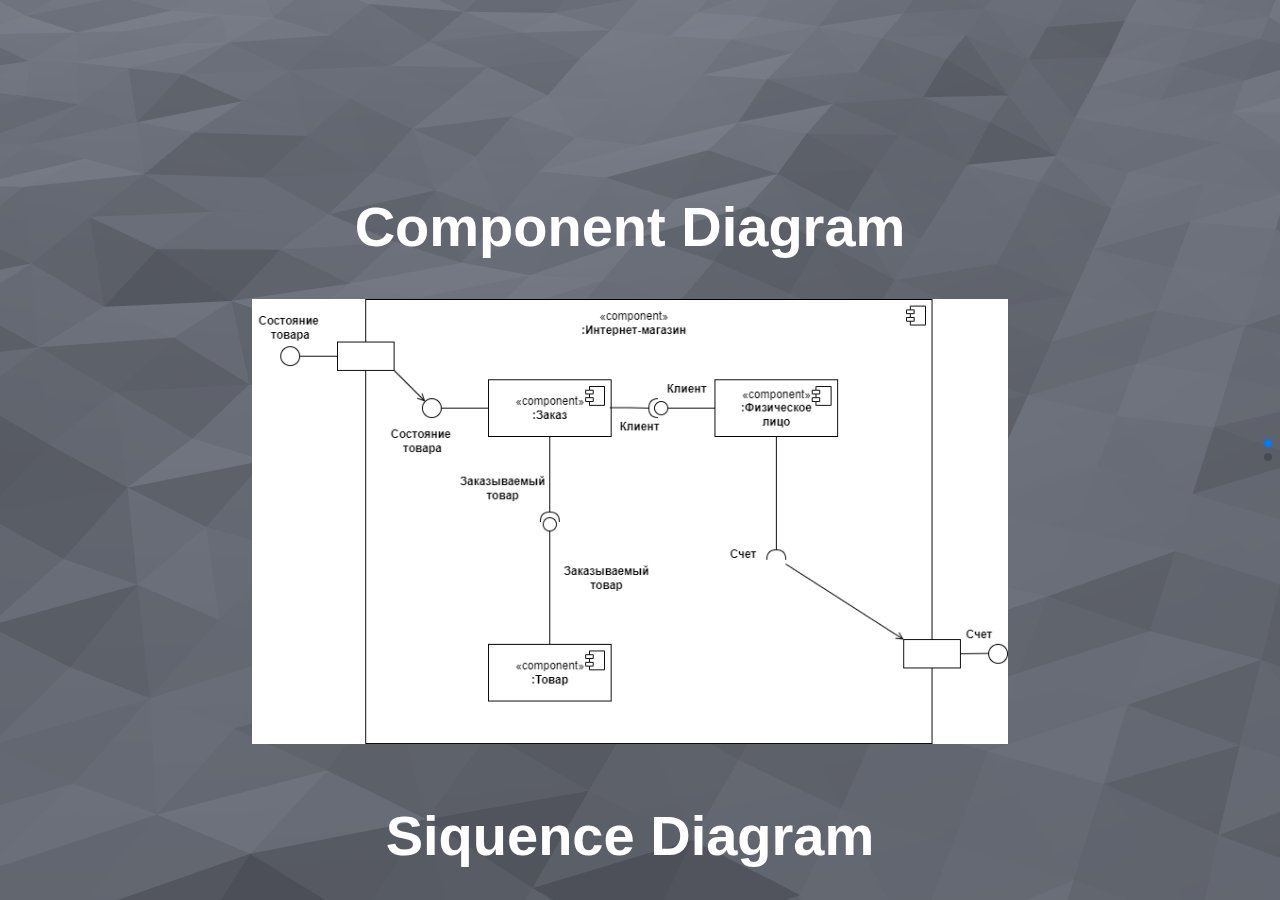
<file: IterationNum4/index.html>
<!DOCTYPE html>
<html lang="en">
  <head>
    <meta charset="utf-8" />
    <title>Итерация №4</title>
    <meta
      name="viewport"
      content="width=device-width, initial-scale=1, minimum-scale=1, maximum-scale=1"
    />
    <!-- Link Swiper's CSS -->
    <link
      rel="stylesheet"
      href="https://unpkg.com/swiper/swiper-bundle.min.css"
    />

    <!-- Demo styles -->
     <link rel="stylesheet" href="css/style.css" />
  </head>

  <body>
<div class="intro" id="intro"></div>
    <!-- Swiper -->
    <div class="swiper mySwiper">
      <div class="swiper-wrapper">
        <div class="swiper-slide">
          <div class="container">
            <h1 class="title">Component Diagram</h1>
            <img src="images/4/ComponentDiagram.png" height="600" alt="">
          </div>
        </div>
        <div class="swiper-slide">
          <div class="container">
            <h1 class="title">Siquence Diagram</h1>
            <img src="images/4/SiquencуDiagram.png" height="600" alt="">
          </div>
        </div>
      </div>
      <div class="swiper-pagination"></div>
    </div>

    <!-- Swiper JS -->
    <script src="js/three.min.js"></script>
    <script src="js/vanta.waves.min.js"></script>
    <script src="js/app.js"></script>
    <script src="https://unpkg.com/swiper/swiper-bundle.min.js"></script>

    <!-- Initialize Swiper -->
    <script>
      var swiper = new Swiper(".mySwiper", {
        direction: "vertical",
        slidesPerView: 1,
        spaceBetween: 30,
        mousewheel: true,
        keyboard:{
          enabled:true,
          onlyInViewport: true,
          pageUpDown:true,
        },
        pagination: {
          el: ".swiper-pagination",
          clickable: true,
        },
      });
    </script>
  </body>
</html>
</file>
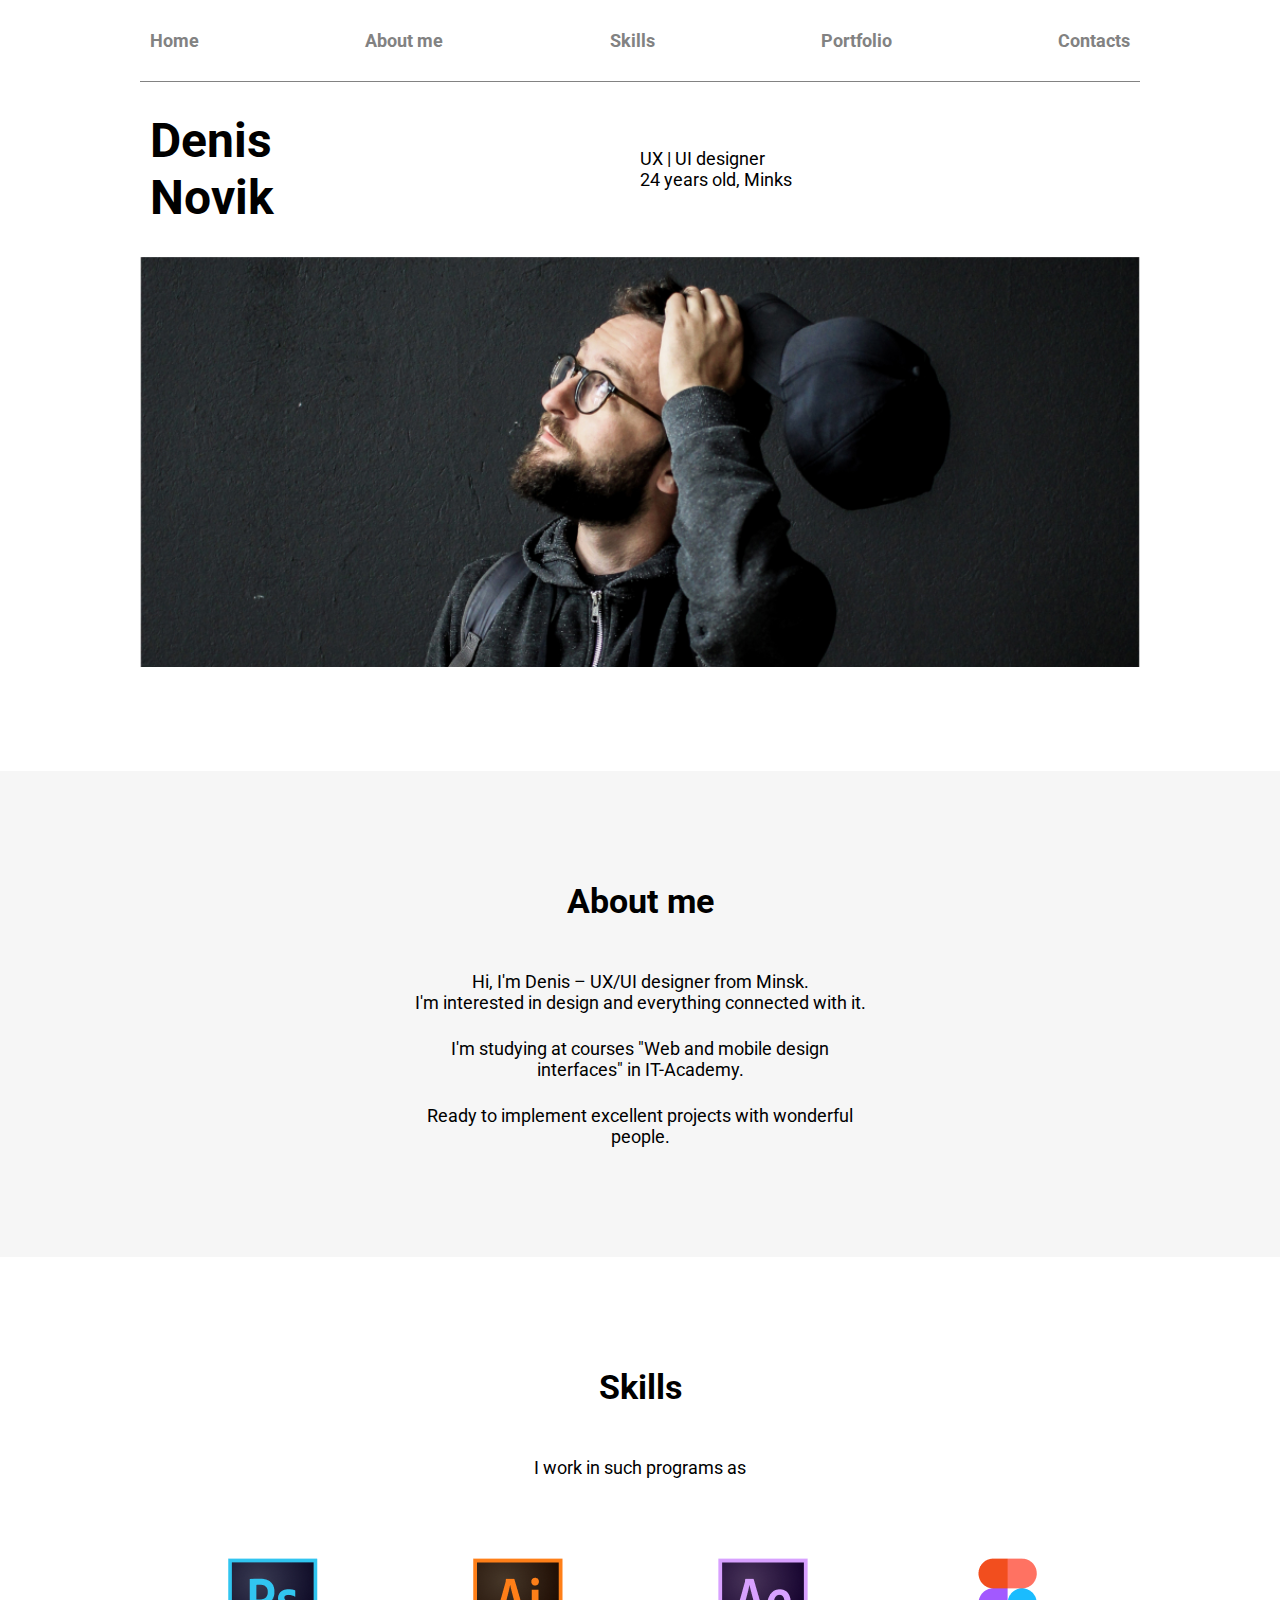
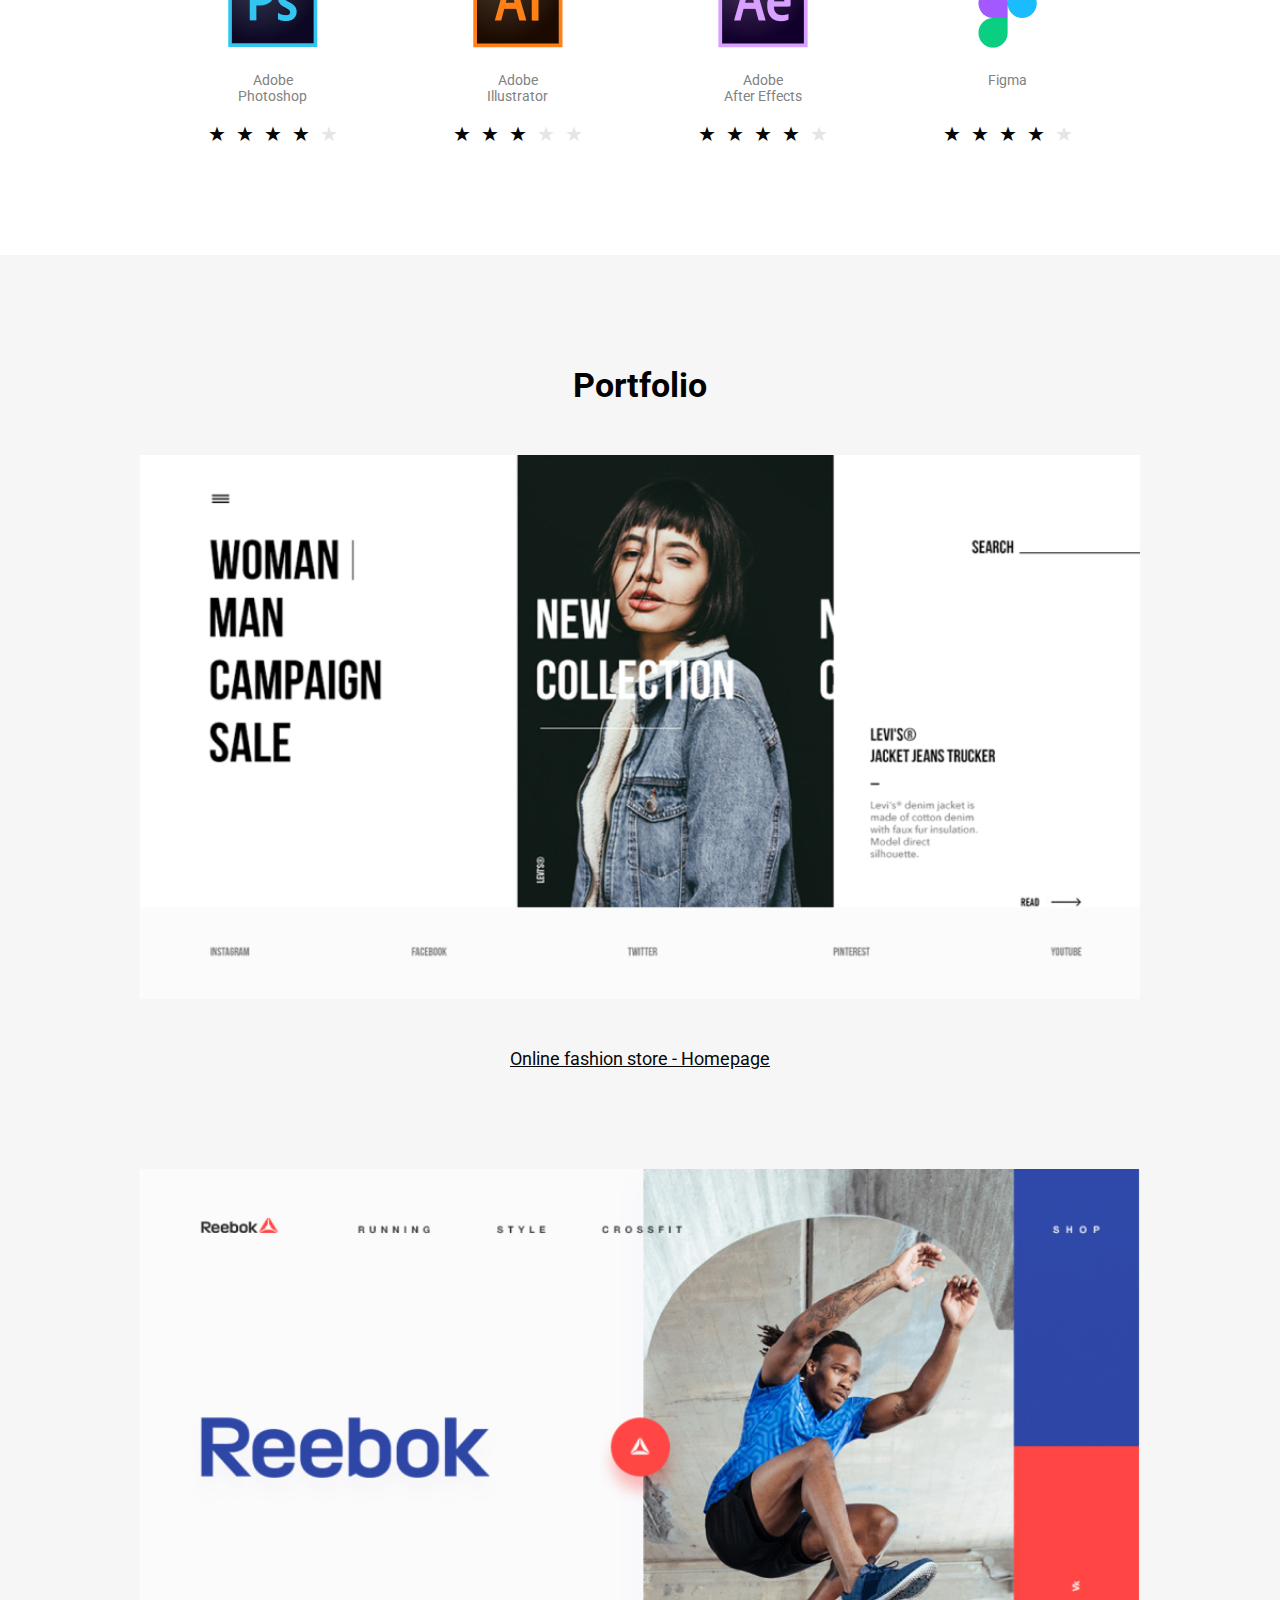
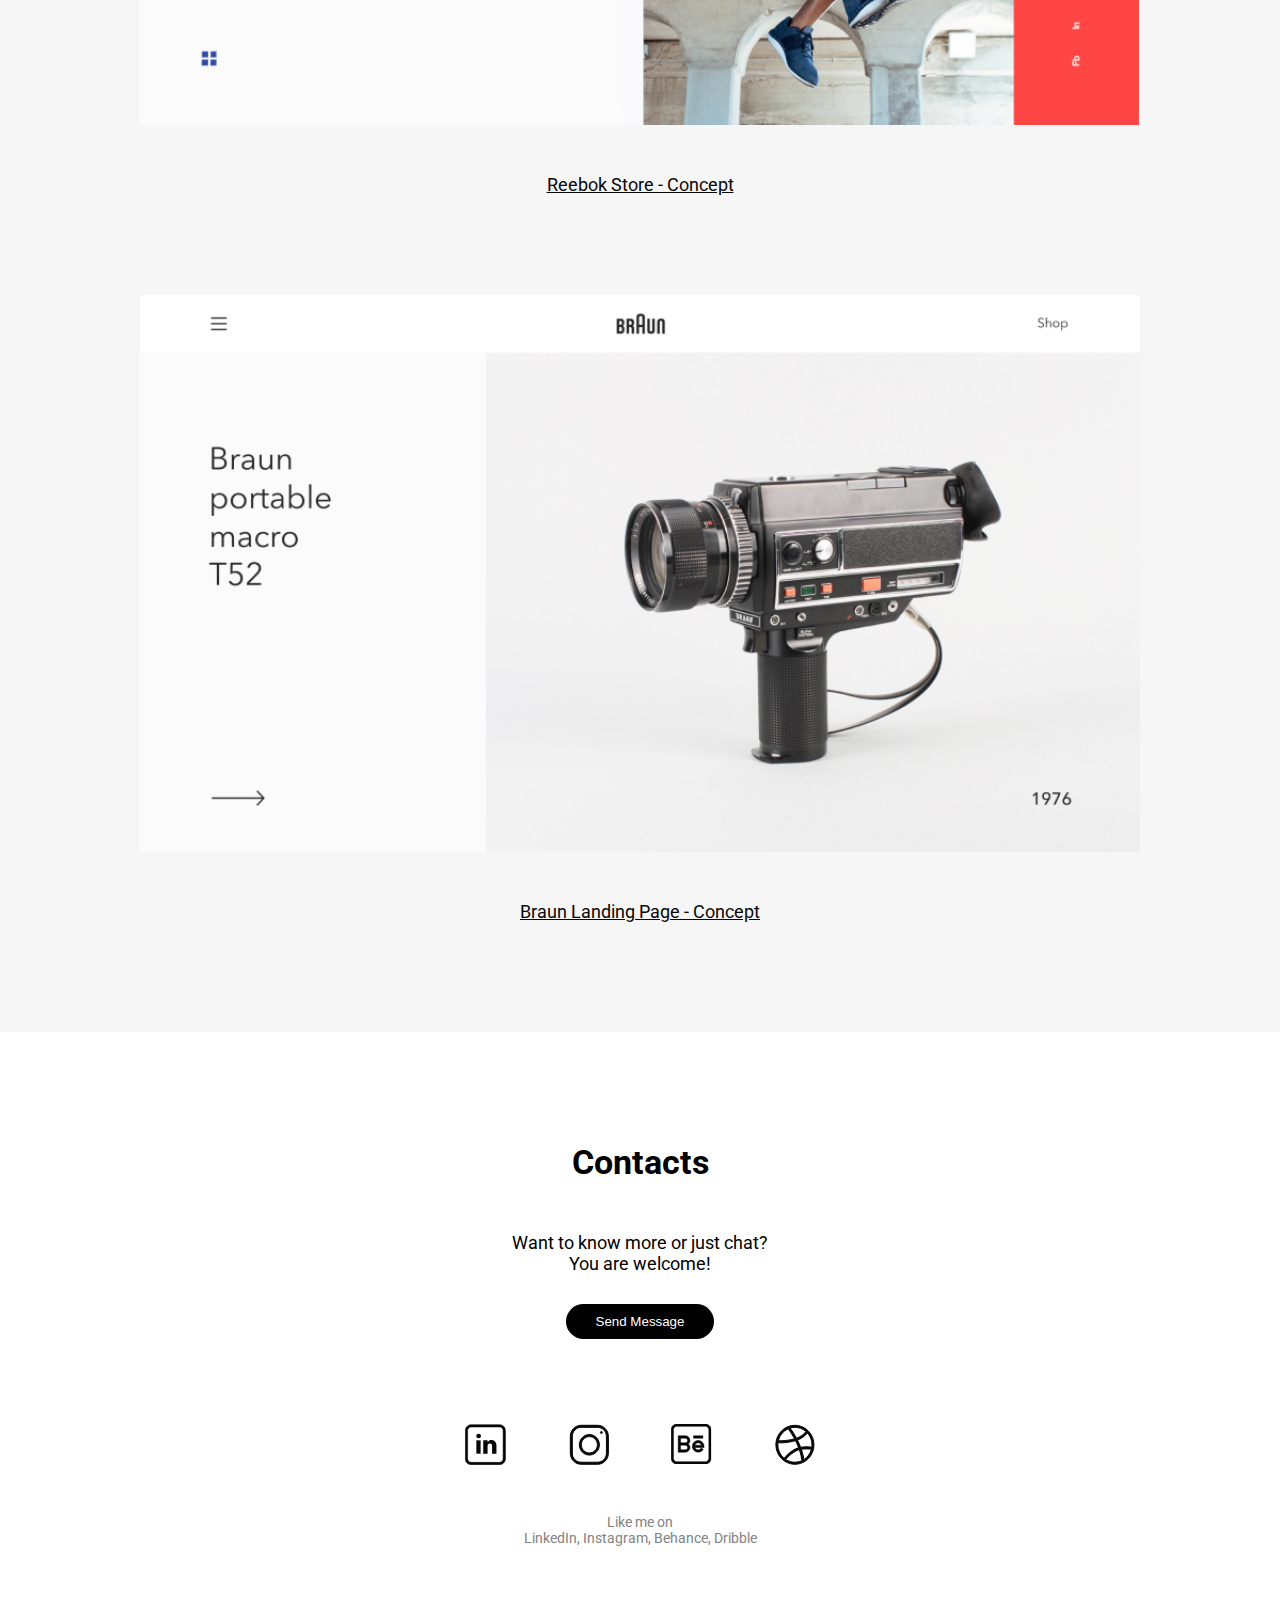
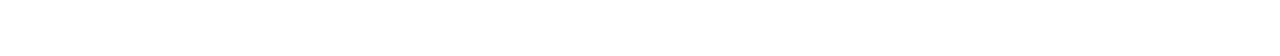
<file: Portfolio/index.html>
<!DOCTYPE html>
<html lang="en">
<head>
    <meta charset="UTF-8">
    <meta http-equiv="X-UA-Compatible" content="IE=edge">
    <meta name="viewport" content="width=device-width, initial-scale=1.0">
    <link href="https://fonts.googleapis.com/css2?family=Libre+Franklin:wght@900&family=Roboto:wght@400;700&display=swap" rel="stylesheet">
    <link rel="stylesheet" href="assets/style/apps.css">
    <script src="https://cdnjs.cloudflare.com/ajax/libs/jquery/3.6.0/jquery.min.js"></script>
    <title>Portfolio</title>
</head>
<body id="body">
    <!-- Header -->
    <header class="header" id="header">
        <div class="container">
            <div class="header__inner">
                <nav class="nav" id="nav">
                    <a class="nav__item" href="#" data-scroll="#home">Home</a>
                    <a class="nav__item" href="#" data-scroll="#about">About me</a>
                    <a class="nav__item" href="#" data-scroll="#skills">Skills</a>
                    <a class="nav__item" href="#" data-scroll="#portfolio">Portfolio</a>
                    <a class="nav__item" href="#" data-scroll="#contacts">Contacts</a>
                </nav>

                <button class="nav-toggle" type="button" id="navToggle">
                    <span class="nav-toggle-item">Menu</span>
                </button>
            </div>
        </div>
    </header><!-- /.header -->

    <!-- Main -->
    <main class="main" id="home">
        <div class="container">
            <div class="main__inner">
                <div class="main__content">
                    <div class="main__name"><h1>Denis Novik</h1></div>
                    <div class="main__description">
                        <p>UX | UI designer</p>
                        <p>24 years old, Minks</p>
                    </div>
                </div>
                <div class="main__image">
                    <img class="image" src="assets/images/BSPP2266.jpg" alt="">
                </div>
            </div>
        </div>
    </main><!-- /.main -->

    <!-- About -->
    <div class="about" id="about">
        <div class="container">
            <div class="about__inner">
                <h2 class="subtitle">About me</h2>
                <div class="about__content">
                    <p>Hi, I'm Denis – UX/UI designer from Minsk.</p>
                    <p class="bottom">I'm interested in design and everything connected with it.</p>
                    <p class="bottom" class="text">I'm studying at courses "Web and mobile design interfaces" in IT-Academy.</p>
                    <p class="text">Ready to implement excellent projects with wonderful people.</p>
                </div>
            </div>
        </div>
    </div><!-- /.about -->

    <!-- Skills -->
    <div class="skills" id="skills">
        <div class="container">
            <div class="skills__inner">
                <h2 class="subtitle">Skills</h2>
                <div class="about__skills">
                    <p>I work in such programs as</p>
                </div>
                <div class="programms">
                    <div class="prog">
                        <img class="prog__image" src="assets/images/rating/ps.png" alt="">
                        <div class="prog__name"><p>Adobe</p> Photoshop</div>
                        <div class="rating-mini">
                            <span class="active"></span>	
                            <span class="active"></span>    
                            <span class="active"></span>  
                            <span class="active"></span>    
                            <span></span>
                        </div>
                    </div>
                    <div class="prog">
                        <img class="prog__image" src="assets/images/rating/ai.png" alt="">
                        <div class="prog__name"><p>Adobe</p> Illustrator</div>
                        <div class="rating-mini">
                            <span class="active"></span>	
                            <span class="active"></span>    
                            <span class="active"></span>  
                            <span></span>    
                            <span></span>
                        </div>
                    </div>
                    <div class="prog">
                        <img class="prog__image" src="assets/images/rating/ae.png" alt="">
                        <div class="prog__name"><p>Adobe</p> After Effects</div>
                        <div class="rating-mini">
                            <span class="active"></span>	
                            <span class="active"></span>    
                            <span class="active"></span>  
                            <span class="active"></span>    
                            <span></span>
                        </div>
                    </div>
                    <div class="prog">
                        <img class="prog__image" src="assets/images/rating/fig.png" alt="">
                        <div class="prog__name">Figma</div>
                        <div class="rating-mini">
                            <span class="active"></span>	
                            <span class="active"></span>    
                            <span class="active"></span>  
                            <span class="active"></span>    
                            <span></span>
                        </div>
                    </div>
                </div>
            </div>
        </div>
    </div><!-- /.skills -->

    <!-- Works -->
    <div class="works" id="portfolio">
        <div class="container">
            <div class="works__inner">
                <h2 class="subtitle">Portfolio</h2>
                <div class="work">
                    <div class="work__image">
                        <img src="assets/images/works/work-1.jpg" alt="">
                    </div>
                    <a class="work__link" href="#">Online fashion store - Homepage</a>
                </div>
                <div class="work">
                    <div class="work__image">
                        <img src="assets/images/works/work-2.jpg" alt="">
                    </div>
                    <a class="work__link" href="#">Reebok Store - Concept</a>
                </div>
                <div class="work">
                    <div class="work__image">
                        <img src="assets/images/works/work-3.jpg" alt="">
                    </div>
                    <a class="work__link" href="#">Braun Landing Page - Concept</a>
                </div>
            </div>
        </div>
    </div><!-- /.works -->

    <!-- Footer -->
    <footer class="footer" id="contacts">
        <div class="container">
            <div class="footer__inner">
                <h2 class="subtitle">Contacts</h2>
                <div class="footer__text">
                    <p class="text">Want to know more or just chat?</p>
                    <p class="text">You are welcome!</p>
                </div>
                <button class="send">Send Message</button>
                <div class="footer__icons">
                    <a href="">
                        <img src="assets/images/footer/in.svg" alt="">
                    </a>
                    <a href="">
                        <img src="assets/images/footer/instagram.svg" alt="">
                    </a>
                    <a href="">
                        <img src="assets/images/footer/behance.svg" alt="">
                    </a>
                    <a href="">
                        <img src="assets/images/footer/ball.svg" alt="">
                    </a>
                </div>
                <div class="copyright">
                    <p>Like me on</p>
                    <p>LinkedIn, Instagram, Behance, Dribble</p>
                </div>
            </div>
        </div>
    </footer>

    <!-- Script -->
    <script src="assets/js/app.js"></script>
</body>
</html>
</file>
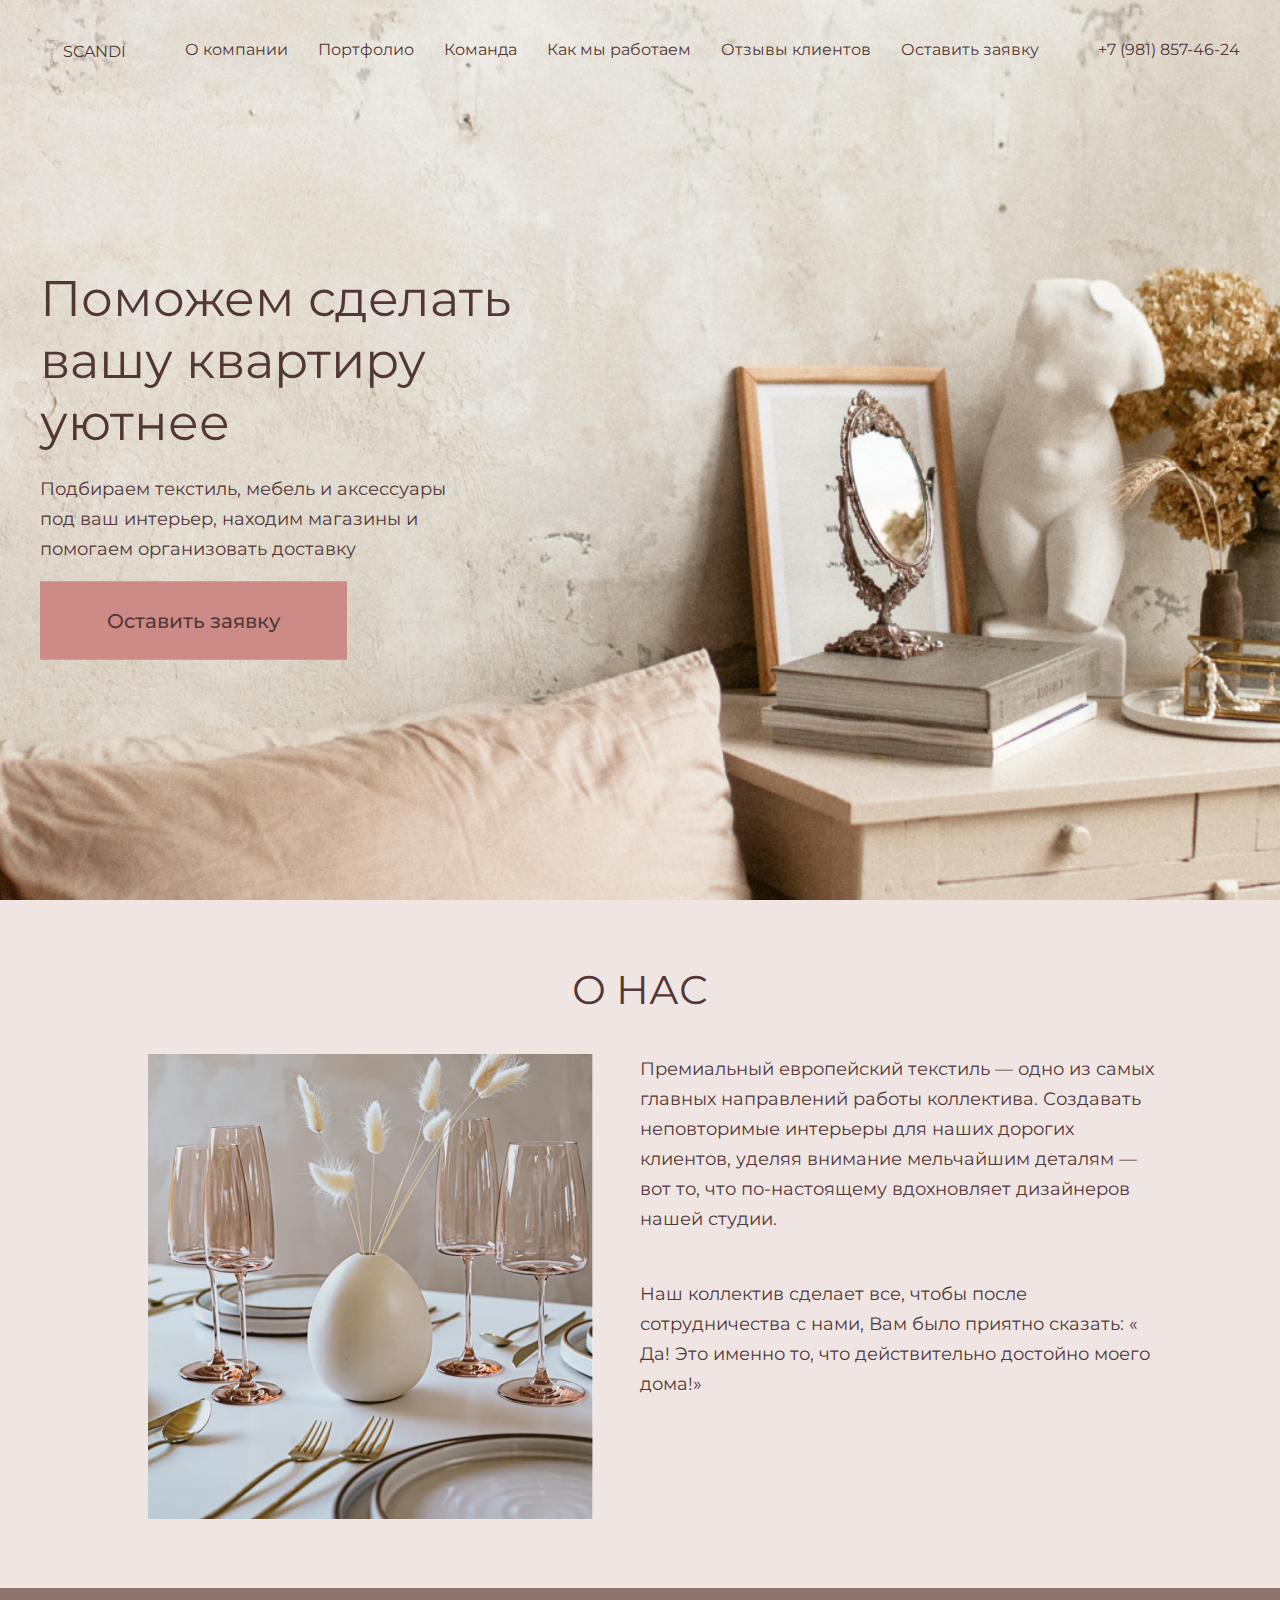
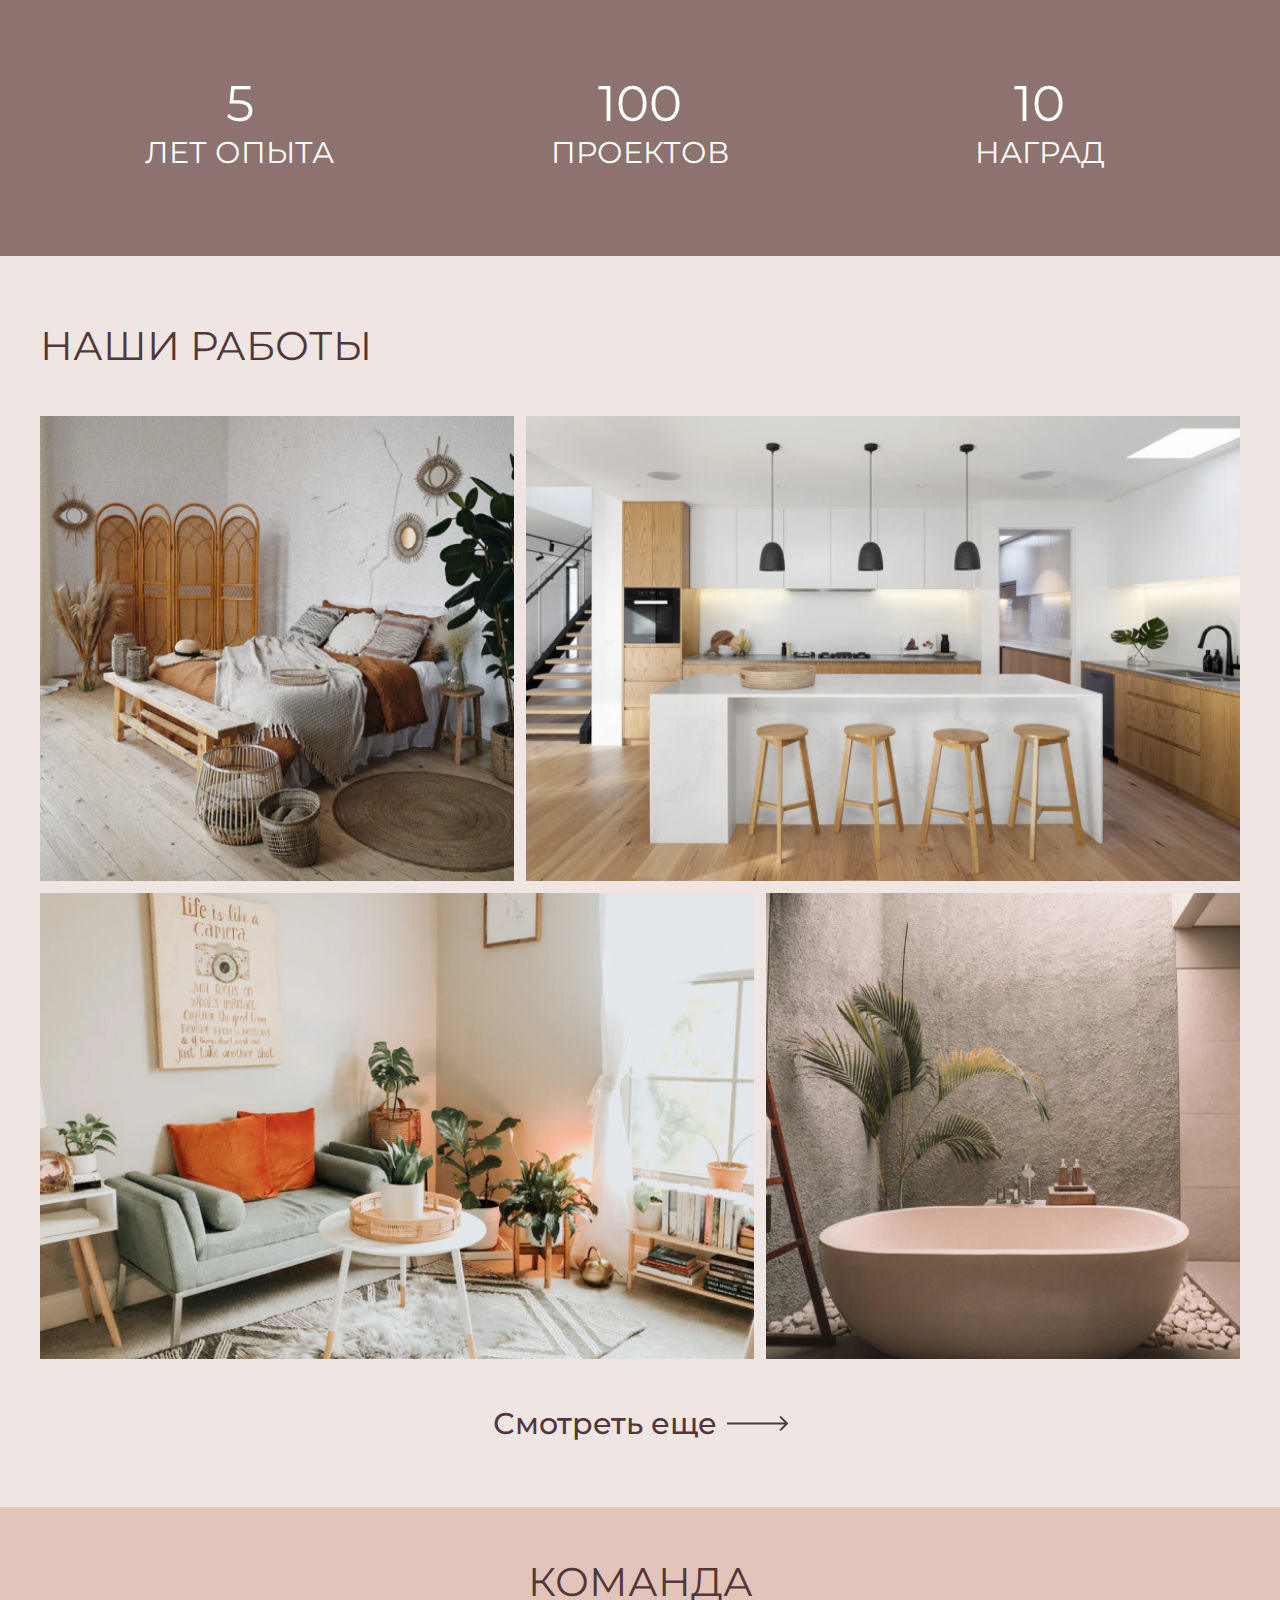
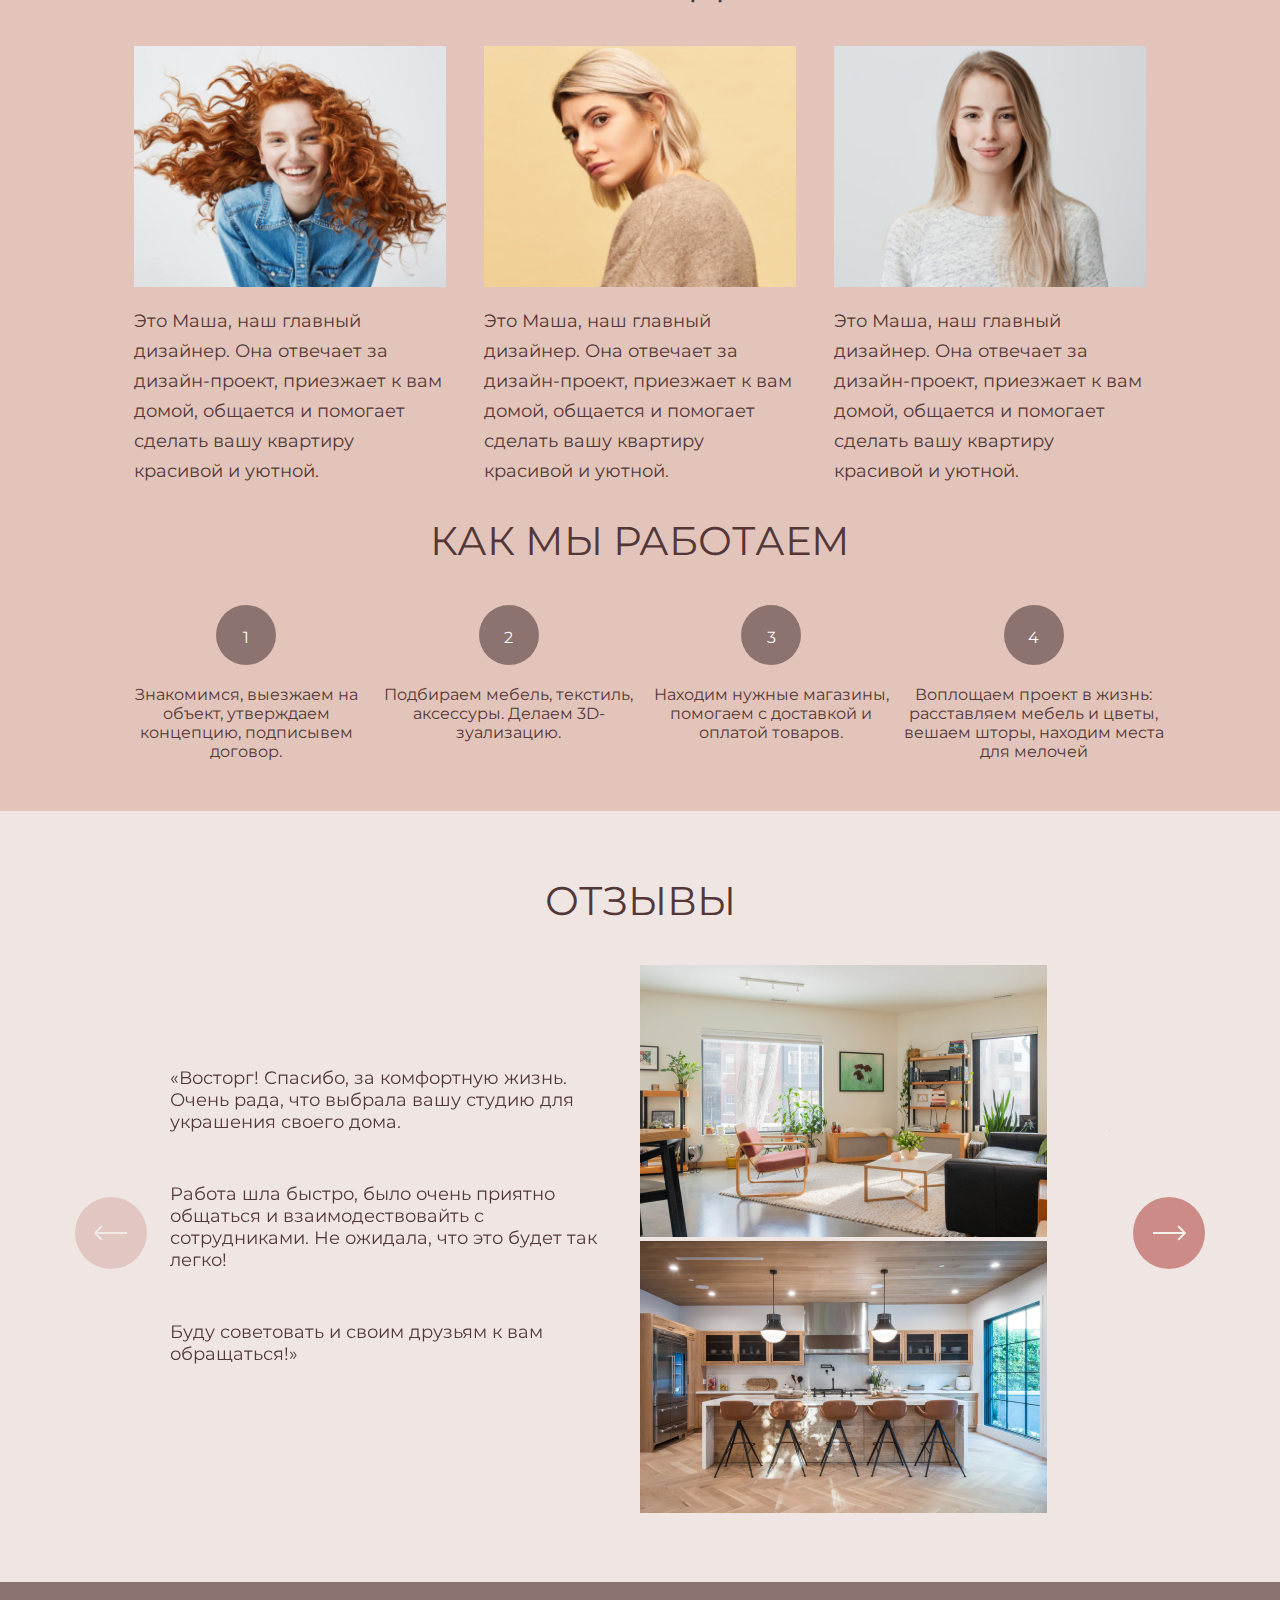
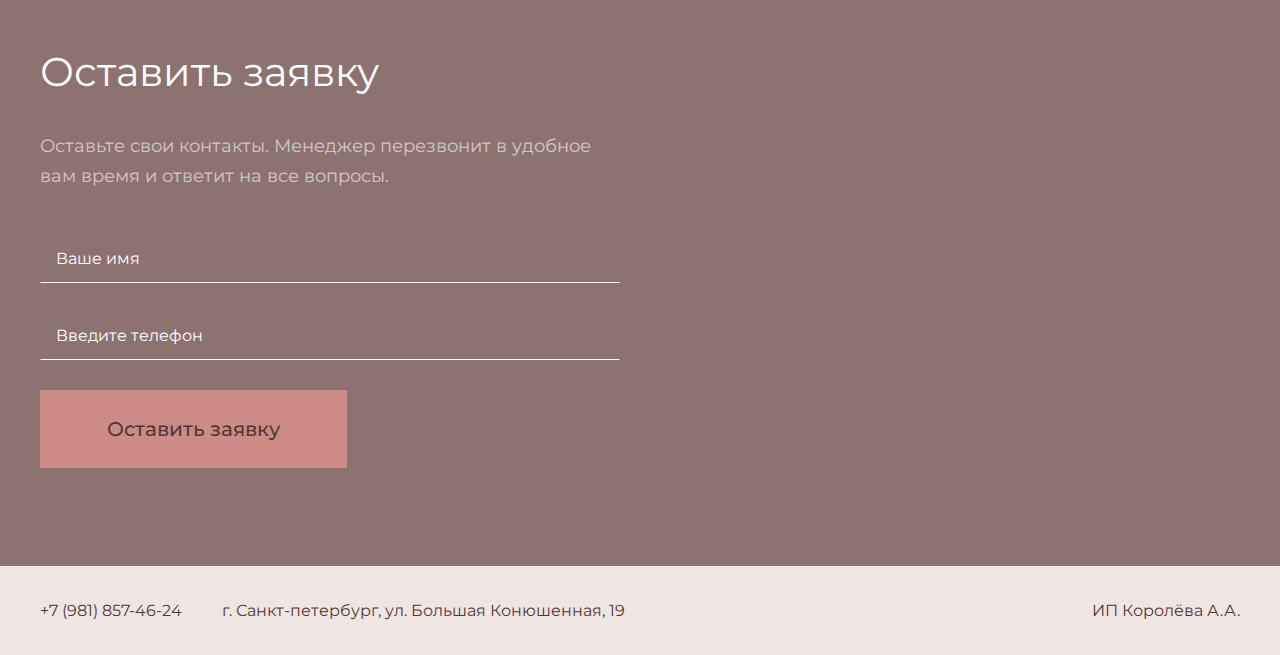
<file: Scandi/index.html>
<!doctype html>
<html lang="ru">
    <head>
        <meta charset="utf-8">
        <meta name="viewport" content="width=device-width" initial-scale=1>
        <link href="https://fonts.googleapis.com/css2?family=Montserrat:wght@400;500&display=swap" rel="stylesheet">
        <link rel="stylesheet" href="assets/css/style.css">
        <link rel="stylesheet" href="https://unpkg.com/swiper/swiper-bundle.min.css"/>
        <title>Scandi</title>
    </head>
    <body>

     <!-- Header -->
     <header class="header">
         <div class="container">
             <div class="header-inner">

                <div class="header-logo">
                    <img src="assets/image/header/logo.svg" alt="" width="23" height="23">
                    <h1 class="logo-title">Scandi</h1>
                </div><!-- /.header-logo -->

                <nav class="nav">
                    <a class="nav-link" href="#">О компании</a>
                    <a class="nav-link" href="#">Портфолио</a>
                    <a class="nav-link" href="#">Команда</a>
                    <a class="nav-link" href="#">Как мы работаем</a>
                    <a class="nav-link" href="#">Отзывы клиентов</a>
                    <a class="nav-link" href="#">Оставить заявку</a>
                </nav><!-- /.nav -->

                <div class="header-tel">
                    <p>+7 (981) 857-46-24</p>
                </div><!-- /.header-tel -->

             </div><!-- /.header-inner -->
         </div>
     </header><!-- /.header -->

     <!-- Intro -->
     <main class="intro">
         <div class="container">
             <div class="intro-inner">
                <h2 class="intro-title">Поможем сделать вашу квартиру уютнее</h2>
                <p class="intro-subtitle">Подбираем текстиль, мебель и аксессуары под ваш интерьер, находим магазины и помогаем организовать доставку </p>
                <a class="intro-btn">Оставить заявку</a>
             </div><!-- /.intro-inner -->
         </div>
     </main><!-- /.intro -->

     <!-- About -->
     <div class="about">
         <div class="container">
             <div class="about-inner">
                <h2 class="about-title">О нас</h2>
                <div class="about-block">
                    <div class="about-image">
                        <img class="about-img" src="assets/image/about/about.jpg" alt="">
                    </div><!-- /.about-image -->
                    <div class="about-content">
                        <p>
                            Премиальный европейский текстиль — одно из самых главных направлений работы коллектива. Создавать неповторимые интерьеры для наших дорогих клиентов, уделяя внимание мельчайшим деталям — вот то,  что по-настоящему вдохновляет дизайнеров нашей студии.
                        </p>
                        <p>
                            Наш коллектив сделает все, чтобы после сотрудничества с нами,  Вам было приятно сказать: « Да! Это именно то, что действительно достойно моего дома!»
                        </p>
                    </div><!-- /.about-content -->
                </div><!-- /.about-block -->
             </div><!-- /.about-inner -->
         </div>
     </div><!-- /.about -->

     <!-- Statistics -->
     <div class="statistics">
         <div class="container">
             <div class="statistics-inner">
                <div class="statistics-block">
                    <p class="statistics-number">5</p>
                    <p class="statistics-text">лет опыта</p>
                </div><!-- /.statistics-block -->

                <div class="statistics-block">
                    <p class="statistics-number">100</p>
                    <p class="statistics-text">проектов</p>
                </div><!-- /.statistics-block -->

                <div class="statistics-block">
                    <p class="statistics-number">10</p>
                    <p class="statistics-text">наград</p>
                </div><!-- /.statistics-block -->
             </div><!-- /.statistics-inner -->
         </div>
     </div><!-- /.statistics -->

     <!-- Works -->
     <div class="works">
         <div class="container">
             <div class="works-inner">
                <h2 class="works-title">Наши работы</h2>
                <div class="works-content">
                    <div class="works-item forty">
                       <img class="works-img one" src="assets/image/works/1.jpg" alt="">
                       <div class="works-info">
                           <h2 class="works-item-title">Квартира-студия 30 кв.м.</h2>
                           <p class="works-item-text">В квартире были светлые стены и тёплые цвета. Мы сконцентрировались на отсылках к природе и сделали ребятам уютный интерьер, отсылающий к виллам островов Бали.</p>
                       </div>
                    </div><!-- /.works-item -->
                    <div class="works-item sixty">
                       <img class="works-img two" src="assets/image/works/2.jpg" alt="">
                       <div class="works-info">
                           <h2 class="works-item-title">Квартира-студия 30 кв.м.</h2>
                           <p class="works-item-text">В квартире были светлые стены и тёплые цвета. Мы сконцентрировались на отсылках к природе и сделали ребятам уютный интерьер, отсылающий к виллам островов Бали.</p>
                       </div>
                    </div><!-- /.works-item -->
                    <div class="works-item sixty">
                       <img class="works-img three" src="assets/image/works/3.jpg" alt="">
                       <div class="works-info">
                           <h2 class="works-item-title">Квартира-студия 30 кв.м.</h2>
                           <p class="works-item-text">В квартире были светлые стены и тёплые цвета. Мы сконцентрировались на отсылках к природе и сделали ребятам уютный интерьер, отсылающий к виллам островов Бали.</p>
                       </div>
                    </div><!-- /.works-item -->
                    <div class="works-item forty">
                       <img class="works-img four" src="assets/image/works/4.jpg" alt="">
                       <div class="works-info">
                           <h2 class="works-item-title">Квартира-студия 30 кв.м.</h2>
                           <p class="works-item-text">В квартире были светлые стены и тёплые цвета. Мы сконцентрировались на отсылках к природе и сделали ребятам уютный интерьер, отсылающий к виллам островов Бали.</p>
                       </div>
                    </div><!-- /.works-item -->
                </div><!-- /.works-content -->

                <a class="works-continue">
                    <p>Смотреть еще</p>
                    <img class="works-arrow" src="assets/image/works/arrow.svg" alt="">
               </a><!-- /.works-continue -->
             </div><!-- /.works-inner -->
         </div>
     </div><!-- /.works -->

     <!-- Team -->
     <div class="team">
         <div class="container">
             <div class="team-inner">
                 <h2 class="team-title">Команда</h2>
                <div class="team-people">
                    <div class="team-block">
                        <img class="team-img" src="assets/image/team/1.jpg" alt="">
                        <p class="team-text">Это Маша, наш главный дизайнер. Она отвечает за дизайн-проект, приезжает к вам домой, общается и помогает сделать вашу квартиру красивой и уютной.</p>
                    </div><!-- /.team-block -->

                    <div class="team-block">
                        <img class="team-img" src="assets/image/team/2.jpg" alt="">
                        <p class="team-text">Это Маша, наш главный дизайнер. Она отвечает за дизайн-проект, приезжает к вам домой, общается и помогает сделать вашу квартиру красивой и уютной.</p>
                    </div><!-- /.team-block -->

                    <div class="team-block">
                        <img class="team-img" src="assets/image/team/3.jpg" alt="">
                        <p class="team-text">Это Маша, наш главный дизайнер. Она отвечает за дизайн-проект, приезжает к вам домой, общается и помогает сделать вашу квартиру красивой и уютной.</p>
                    </div><!-- /.team-block -->
                </div>
                <h2 class="team-subtitle">Как мы работаем</h2>
                <div class="team-how">
                    <div class="team-how-block">
                        <div class="numeral"><p>1</p></div>
                        <div class="how-text">Знакомимся, выезжаем на объект, утверждаем концепцию, подписывем договор.</div>
                    </div><!-- /.work-how-block -->
                    <div class="team-how-block">
                        <div class="numeral"><p>2</p></div>
                        <div class="how-text">Подбираем мебель, текстиль, аксессуры. Делаем 3D-
                            зуализацию.</div>
                    </div><!-- /.work-how-block -->
                    <div class="team-how-block">
                        <div class="numeral"><p>3</p></div>
                        <div class="how-text">Находим нужные магазины, помогаем с доставкой
                            и оплатой товаров.</div>
                    </div><!-- /.work-how-block -->
                    <div class="team-how-block">
                        <div class="numeral"><p>4</p></div>
                        <div class="how-text">Воплощаем проект в жизнь:
                            расставляем мебель и цветы, вешаем шторы, находим места для мелочей</div>
                    </div><!-- /.work-how-block -->
                </div>
            </div><!-- /.team-inner -->
         </div>
     </div><!-- /.team -->

     <!-- Reviews -->
     <div class="reviews">
        <div class="container">
            <div class="reviews-inner">
               <h2 class="reviews-title">Отзывы</h2>
               <div class="swiper-button-next">
                <img class="arrow-right" src="assets/image/reviews/arrow.svg" alt="">
                </div>
                <div class="swiper-button-prev">
                <img class="arrow-left" src="assets/image/reviews/arrow.svg" alt="">
                </div>
               <div class="swiper-container mySwiper">
                <div class="swiper-wrapper">
                  <div class="swiper-slide">
                    <div class="reviews-block">
                        <div class="reviews-content">
                            <p>«Восторг! Спасибо, за комфортную жизнь. Очень рада, что выбрала вашу студию для украшения своего дома.</p>
                            <p>Работа шла быстро, было очень приятно общаться и взаимодествовайть
                                с сотрудниками. Не ожидала, что это будет так легко!</p>
                            <p>Буду советовать и своим друзьям к вам обращаться!»</p>
                        </div><!-- /.reviews-content -->
                        <div class="reviews-image">
                            <img class="reviews-img" src="assets/image/reviews/1.jpg" alt="">
                            <img class="reviews-img" src="assets/image/reviews/2.jpg" alt="">
                        </div><!-- /.reviews-image -->
                    </div>
                  </div>
                  <div class="swiper-slide">
                    <div class="reviews-block">
                        <div class="reviews-content">
                            <p>«Восторг! Спасибо, за комфортную жизнь. Очень рада, что выбрала вашу студию для украшения своего дома.</p>
                            <p>Работа шла быстро, было очень приятно общаться и взаимодествовайть
                                с сотрудниками. Не ожидала, что это будет так легко!</p>
                            <p>Буду советовать и своим друзьям к вам обращаться!»</p>
                        </div><!-- /.reviews-content -->
                        <div class="reviews-image">
                            <img class="reviews-img" src="assets/image/reviews/1.jpg" alt="">
                            <img class="reviews-img" src="assets/image/reviews/2.jpg" alt="">
                        </div><!-- /.reviews-image -->
                    </div>
                  </div>
                  <div class="swiper-slide">
                    <div class="reviews-block">
                        <div class="reviews-content">
                            <p>«Восторг! Спасибо, за комфортную жизнь. Очень рада, что выбрала вашу студию для украшения своего дома.</p>
                            <p>Работа шла быстро, было очень приятно общаться и взаимодествовайть
                                с сотрудниками. Не ожидала, что это будет так легко!</p>
                            <p>Буду советовать и своим друзьям к вам обращаться!»</p>
                        </div><!-- /.reviews-content -->
                        <div class="reviews-image">
                            <img class="reviews-img" src="assets/image/reviews/1.jpg" alt="">
                            <img class="reviews-img" src="assets/image/reviews/2.jpg" alt="">
                        </div><!-- /.reviews-image -->
                    </div>
                  </div>

                </div>
                <!-- <div class="swiper-button-next">
                    <img class="arrow-left" src="assets/image/reviews/arrow.svg" alt="">
                </div>
                <div class="swiper-button-prev">
                    <img class="arrow-right" src="assets/image/reviews/arrow.svg" alt="">
                </div> -->
              </div>
            </div><!-- /.reviews-inner -->
        </div>
    </div><!-- /.reviews -->

     <!-- Request -->
     <div class="request">
         <div class="container">
             <div class="request-inner">
                <div class="request-content">
                    <h2 class="request-title">Оставить заявку</h2>
                    <p class="request-text">Оставьте свои контакты. Менеджер перезвонит в удобное вам время и ответит на все вопросы.</p>
                    <form action="/">
                        <input class="input" type="text" name="name" placeholder="Ваше имя">
                        <input class="input" type="tel" name="tel" placeholder="Введите телефон">
                        <button class="intro-btn reviews-btn">Оставить заявку</button>
                    </form>
                </div><!-- /.request-content -->

                <div class="request-map">
                    <iframe src="https://www.google.com/maps/embed?pb=!1m18!1m12!1m3!1d3073.5057501207166!2d40.95703463329633!3d56.995103424132324!2m3!1f0!2f0!3f0!3m2!1i1024!2i768!4f13.1!3m3!1m2!1s0x414d143aefa9e181%3A0x8cfbc1973a8bf3bf!2z0JjQvdCy0L7Qu9GM0YLQsA!5e0!3m2!1sru!2sru!4v1623269011500!5m2!1sru!2sru" width="600" height="450" style="border:0;" allowfullscreen="" loading="lazy"></iframe>
                </div><!-- /.request-map -->
             </div><!-- /.request-inner -->
         </div>
     </div><!-- /.request -->

     <!-- Footer -->
     <footer class="footer">
         <div class="container">
             <div class="footer-inner">
                 <div class="footer-contacts">
                    <p>+7 (981) 857-46-24</p>
                    <p>г. Санкт-петербург, ул. Большая Конюшенная, 19</p>
                 </div>
                 <div class="footer-name">
                     <p>ИП Королёва А.А.</p>
                 </div>
             </div><!-- /.footer-inner -->
         </div>
     </footer><!-- /.footer -->

    <!-- Swiper JS -->
    <script src="https://unpkg.com/swiper/swiper-bundle.min.js"></script>
    <script src="assets/js/app.js"></script>


    </body>
</html>
</file>
<file: 01-cards/style.css>
body {
  font-family: "Mulish", sans-serif;
  overflow: hidden;
  display: flex;
  margin: 0;
  background: #111;
  height: 100vh;
  justify-content: center;
  align-items: center;
}

*,
*:before,
*:after {
  box-sizing: border-box;
}

.container {
  width: 100%;
  display: flex;
  padding: 0 20px;
}

.slide {
  position: relative;
  height: 80vh;
  border-radius: 20px;
  margin: 10px;
  cursor: pointer;
  color: #fff;
  flex: 1;
  background-size: cover;
  background-position: center;
  background-repeat: no-repeat;
  transition: all 0.5s ease-in-out;
}

.slide h3 {
  position: absolute;
  font-style: 24px;
  bottom: 20px;
  left: 20px;
  margin: 0;
  opacity: 0;
}

.slide.active {
  flex: 5;
}

.slide.active h3 {
  opacity: 1;
  transition: opacity 0.3s ease-in 0.3s;
}
</file>
<file: 02-dragNdrop/style.css>
body {
  font-family: "Roboto", sans-serif;
  display: flex;
  padding-top: 5rem;
  justify-content: center;
  overflow: hidden;
  margin: 0;
  background-color: #111;
}

*,
*:before,
*:after {
  box-sizing: border-box;
}

.row {
  display: flex;
  width: 600px;
  justify-content: space-between;
  margin-bottom: 1rem;
}

.col-header {
  width: 150px;
  border-radius: 5px;
  text-align: center;
  padding: 0.8rem 1rem;
  margin-bottom: 1rem;
}

.col-header.start {
  box-shadow: 0px 0px 10px rgb(255, 94, 0);
  background-color: rgb(255, 94, 0);
}

.col-header.progress {
  box-shadow: 0px 0px 10px rgb(0, 162, 255);
  background-color: rgb(0, 162, 255);
}

.col-header.done {
  box-shadow: 0px 0px 10px rgb(0, 255, 179);
  background-color: rgb(0, 255, 179);
}

.item {
  width: 150px;
  height: 100%;
  border-radius: 5px;
  background-color: #fff;
  box-shadow: 0px 0px 5px rgb(255, 255, 255);
  border: 3px solid rgb(229, 255, 0, 0);
  text-align: center;
  padding: 0.8rem 1rem;
  font-size: 15px;
  cursor: grab;
}

.item.active {
  cursor: grabbing;
}

.placeholder {
  width: 150px;
  height: 44px;
}

.hold {
  border: 3px solid rgb(229, 255, 0);
  box-shadow: 0px 0px 5px rgb(229, 255, 0);
}

.hide {
  display: none;
}

.hovered {
  border-radius: 5px;
  border: 2px solid #ffffff;
}
</file>
<file: 03-slider/style.css>
@import url("https://fonts.googleapis.com/css?family=Roboto&display=swap");

* {
  box-sizing: border-box;
  padding: 0;
  margin: 0;
}

body {
  font-family: "Roboto", sans-serif;
  height: 100vh;
}

.container {
  position: relative;
  overflow: hidden;
  width: 100vw;
  height: 100vh;
}

.sidebar {
  height: 100%;
  width: 35%;
  position: absolute;
  top: 0;
  left: 0;
  transition: transform 0.5s ease-in-out;
  justify-content: center;
  text-align: center;
}

.sidebar > div {
  height: 100%;
  width: 100%;
  display: flex;
  flex-direction: column;
  align-items: center;
  justify-content: center;
  color: #fff;
}

.sidebar h1 {
  font-size: 40px;
  margin-bottom: 10px;
  margin-top: -30px;
}

.main-slide {
  height: 100%;
  position: absolute;
  top: 0;
  left: 35%;
  width: 65%;
  transition: transform 0.5s ease-in-out;
}

.main-slide > div {
  background-repeat: no-repeat;
  background-size: cover;
  background-position: center center;
  height: 100%;
  width: 100%;
}

button {
  background-color: #fff;
  border: none;
  color: #aaa;
  cursor: pointer;
  font-size: 16px;
  padding: 15px;
}

button:hover {
  color: #222;
}

button:focus {
  outline: none;
}

.container .controls button {
  position: absolute;
  left: 35%;
  top: 50%;
  z-index: 100;
}

.container .controls .down-button {
  transform: translateX(-100%);
  border-top-left-radius: 5px;
  border-bottom-left-radius: 5px;
}

.container .controls .up-button {
  transform: translateY(-100%);
  border-top-right-radius: 5px;
  border-bottom-right-radius: 5px;
}
</file>
<file: 04-slider/css/style.css>
html,
body {
  position: relative;
  height: 100%;
}

body {
  background: #474a51;
  font-family: Helvetica Neue, Helvetica, Arial, sans-serif;
  font-size: 14px;
  color: #fff;
  margin: 0;
  padding: 0;
}

.swiper {
  width: 100%;
  height: 100%;
}

a {
  color: rgb(23, 64, 102);
}

.swiper-slide {
  text-align: center;
  font-size: 28px;
  background: none;

  /* Center slide text vertically */
  display: -webkit-box;
  display: -ms-flexbox;
  display: -webkit-flex;
  display: flex;
  -webkit-box-pack: center;
  -ms-flex-pack: center;
  -webkit-justify-content: center;
  justify-content: center;
  -webkit-box-align: center;
  -ms-flex-align: center;
  -webkit-align-items: center;
  align-items: center;
}

.swiper-slide img {
  display: block;
  width: 70%;
  height: auto;
  object-fit: cover;
  margin: 0 auto;
}

/* App */
.container {
  max-width: 1080px;
  width: 100%;
  margin: 0 auto;
  padding: 20px 40px 20px 20px;
}

.container__1 {
  max-width: 1500px;
  width: 100%;
  margin: 0 auto;
  padding: 20px 40px 20px 20px;
}

.title {
  margin-bottom: 40px;
}

.subtitle {
  text-align: left;
}

.text {
  font-family: "Franklin Gothic Medium", "Arial Narrow", Arial, sans-serif;
  line-height: 1.4;
  font-size: 32px;
  text-align: justify;
}

.image {
  width: 100%;
  height: auto;
}

.intro {
  position: fixed;
  top: 0;
  left: 0;
  height: 100vh;
  width: 100%;
}
</file>
<file: 05-aimTrainig/style.css>
*,
*::before,
*::after {
  box-sizing: border-box;
}

body {
  color: #fff;
  font-family: "Khula", sans-serif;
  height: 100vh;
  margin: 0;
  overflow: hidden;
  text-align: center;
}

a {
  color: #fff;
  text-decoration: none;
}

a:hover {
  color: #16d9e3;
}

.start {
  font-size: 1.5rem;
}

h1 {
  line-height: 1.4;
  font-size: 4rem;
}

.screen {
  display: flex;
  flex-direction: column;
  align-items: center;
  justify-content: center;
  height: 100vh;
  width: 100vw;
  transition: margin 0.5s ease-out;
  background: linear-gradient(90deg, #29323c 0%, #485562 100%);
}

.screen.up {
  margin-top: -100vh;
}

.time-list {
  display: flex;
  flex-wrap: wrap;
  justify-content: center;
  list-style: none;
  padding: 0;
}

.time-list li {
  margin: 10px;
}

.time-btn {
  background-color: transparent;
  border: 2px solid #c0c0c0;
  color: #fff;
  cursor: pointer;
  font-family: inherit;
  padding: 0.5rem 1rem;
  font-size: 1.5rem;
}

.time-btn:hover {
  border: 2px solid #16d9e3;
  color: #16d9e3;
}

.hide {
  opacity: 0;
}

.primary {
  color: #16d9e3;
}

.board {
  display: flex;
  justify-content: center;
  align-items: center;
  position: relative;
  width: 500px;
  height: 500px;
  background: linear-gradient(118.38deg, #29323c -4.6%, #485563 200.44%);
  box-shadow: -8px -8px 20px #2a333d, 10px 7px 20px #475462;
  border-radius: 30px;
  overflow: hidden;
}

.circle {
  background: linear-gradient(90deg, #16d9e3 0%, #30c7ec 47%, #46aef7 100%);
  position: absolute;
  border-radius: 50%;
  cursor: pointer;
}
</file>
<file: 06-realTimeClock/style.css>
body {
  font-family: "Orbitron", sans-serif;
  font-size: 16px;
  font-weight: 400;
  line-height: 1;
  color: #000;

  margin: 0;
  padding: 0;
}

*,
*::before,
*::after {
  box-sizing: border-box;
}

section {
  padding: 0 20px;
  width: 100%;
  display: flex;
  min-height: 100vh;
  align-items: center;
  justify-content: center;

  background: #f0f8ff;
  transition: all 0.4s ease;
}

section.dark {
  background: #24292d;
  color: #fff;
}

.container {
  /* max-width: 560px;
  width: 560px; */
  padding: 20px;
  border-radius: 12px;

  background: #fff;
  box-shadow: 0 5px 10px rgba(0, 0, 0, 0.2);
}

section.dark .container {
  background: #323840;
}

.theme {
  position: relative;
  height: 30px;
  width: 100%;
}

.theme i {
  position: absolute;
  right: 0;

  height: 30px;
  width: 30px;
  line-height: 30px;
  font-size: 30px;

  cursor: pointer;
}

.fa-sun {
  opacity: 0;
}

.fa-moon {
  opacity: 1;
}

section.dark .fa-sun {
  opacity: 1;
}

section.dark .fa-moon {
  opacity: 0;
}

.clock {
  display: flex;
  justify-content: space-between;
  align-items: flex-start;
  padding-top: 16px;
  padding-bottom: 46px;
  position: relative;
}

.flex {
  display: flex;
  align-items: center;
}

.clock-column {
  padding: 20px;
  margin: 0 20px;
  border-radius: 6px;
  text-align: center;

  background: #f0f8ff;
  box-shadow: 0 5px 10px rgba(0, 0, 0, 0.2);
}

section.dark .clock-column {
  background: #24292d;
}

.num {
  display: block;
  font-size: 40px;
  font-weight: 600;

  margin-bottom: 5px;
}

.text {
  font-size: 14px;
  font-weight: 700;
  letter-spacing: 2px;
}

.border {
  font-size: 50px;
}

.am-pm {
  font-size: 20px;
  font-weight: 700;
}
</file>
<file: Crappo/assets/css/style.css>
body {
  margin: 0;

  font-family: "Rubik", sans-serif;
  font-size: 16px;
  font-weight: 400;
  color: #fff;

  background-color: #0d0d2b;
}

*,
*:before,
*:after {
  box-sizing: border-box;
}

h1,
h2,
h3,
h4,
h5,
h6 {
  margin: 0;
}

p {
  margin: 0;
}

.background {
  background: url("../img/background.jpg") center no-repeat;
  background-size: cover;
}

.wow {
  visibility: hidden;
}

.container {
  width: 100%;
  max-width: 1230px;
  margin: 0 auto;
  padding: 0 15px;
}

/* Burger */
.burger {
  display: none;
  padding: 9px 2px;
  outline: none;

  background: none;
  border: 0;
  cursor: pointer;
}

.burger__item {
  display: block;
  width: 30px;
  height: 3px;

  background-color: #fff;

  font-size: 0;
  color: transparent;

  position: relative;
}

.burger__item:before,
.burger__item:after {
  content: "";
  width: 100%;
  height: 100%;

  background-color: #fff;

  position: absolute;
  left: 0;
  z-index: 1;
}

.burger__item:before {
  top: -8px;
}

.burger__item:after {
  bottom: -8px;
}

/* Header */
.header {
  overflow: hidden;

  width: 100%;
  position: absolute;
  left: 0;
  top: 0;
  z-index: 1000;

  visibility: visible;
  /* animation-name: fadeInDown; */
}

.header.fixed {
  position: fixed;
  background-color: #0d0d2b;
  padding: 0px 0;
}

.header.fixed .header-inner {
  margin: 10px 0;
}

.header-inner {
  display: flex;
  justify-content: space-between;
  align-items: center;

  margin-top: 60px;
}

.header-act {
  display: flex;
  align-items: center;
}

.header-authorization {
  display: flex;
  align-items: center;
}

.header-login a {
  font-family: inherit;
  font-size: 16px;
  font-weight: 500;
  color: #fff;

  text-decoration: none;

  padding-right: 24px;
  border-right: 1px solid rgba(242, 242, 242, 0.3);

  transition: color 0.2s linear;
}

.header-login a:hover {
  color: #f9aa4b;
}

.header-register {
  margin-left: 24px;

  padding: 14px 32px;
  background-color: #3671e9;
  border-radius: 32px;

  cursor: pointer;

  transition: background-color 0.4s linear;
}

.header-register:hover {
  background-color: #f9aa4b;
}

.header-register a {
  font-family: inherit;
  font-size: 16px;
  font-weight: 500;
  color: #fff;

  text-decoration: none;

  transition: color 0.2s linear;
}

/* Nav */
.nav {
  margin-right: 56px;
}

.nav-link {
  position: relative;
  font-family: inherit;
  font-size: 16px;
  font-weight: 400;
  color: #fff;

  text-decoration: none;

  margin-right: 32px;
}

.nav-link:last-child {
  margin-right: 0;
}

.nav-link::after {
  content: "";
  bottom: 0;
  right: 0;
  position: absolute;
  width: 0;
  height: 1px;
  background-color: #fff;

  transition: 0.2s;
  padding-right: 0;
}

.nav-link:hover:after {
  width: 100%;
  left: 0;
}

.nav-link:last-child {
  margin-right: 0;
}

/* --------------------Block-------------------- */

.intro {
  overflow: hidden;
  padding-top: 107px;
}

.intro-inner {
  padding: 130px 0;
  display: flex;
}

.intro-content {
  width: 50%;
}

.intro-subtitle {
  display: flex;
  align-items: center;

  background-color: rgba(255, 255, 255, 0.1);
  border-radius: 32px;
  padding: 6px;

  max-width: 365px;
}

.intro-subtitle p {
  margin-left: 16px;

  font-family: inherit;
  font-size: 16px;
  font-weight: 400;
  color: #fff;
}

.intro-save {
  font-family: inherit;
  font-size: 16px;
  font-weight: 500;
  color: #000;

  text-transform: uppercase;

  background-color: #fff;
  border-radius: 32px;
  padding: 4px 16px;
}

.intro-title {
  font-family: inherit;
  font-size: 64px;
  font-weight: 700;
  color: #fff;

  margin: 24px 0;
}

.intro-text {
  max-width: 425px;
  font-family: inherit;
  font-size: 16px;
  font-weight: 400;
  line-height: 28px;
  color: #e0e0e0;

  margin-bottom: 41px;
}

.intro-btn {
  font-family: inherit;
  font-size: 18px;
  font-weight: 500;
  color: #fff;

  text-decoration: none;

  padding: 18px 24px;
  background-color: #3671e9;
  border-radius: 32px;
  border: 0;

  transition: background-color 0.4s linear;
}

.intro-btn:after {
  content: "";

  background: url("../img/intro/arrow.svg");

  width: 32px;
  height: 32px;
  display: inline-block;
  background-repeat: no-repeat;
  vertical-align: middle;
  position: relative;
  top: -1px;

  margin-left: 24px;
}

.intro-btn:hover {
  background-color: #f9aa4b;
}

.intro-image {
  width: 50%;
  position: relative;
}

.intro-img {
  position: absolute;
  top: -75px;
  width: 100%;
  height: auto;
}

/* Statistics */
.statistics {
  overflow: hidden;
}

.statistics-inner {
  display: flex;
  flex-wrap: wrap;
  padding-top: 100px;
}

.statistics-img {
  margin-right: 24px;
}

.statistics-block {
  align-items: center;
  display: flex;
  width: 33.33333%;
  justify-content: center;

  padding: 0 5px;
}

.statistics-block-price {
  font-family: inherit;
  font-size: 40px;
  font-weight: 700;
  color: #fff;

  margin-bottom: 10px;
}

.statistics-block-text {
  font-family: inherit;
  font-size: 16px;
  font-weight: 400;
  color: #fff;
}

/* Why */
.why {
  overflow: hidden;
}

.why-inner {
  display: flex;
  padding: 100px 0;
  align-items: center;
}

.why-image {
  width: 50%;
}

.why-content {
  padding-left: 120px;
}

.why-title {
  font-family: inherit;
  font-size: 40px;
  font-weight: 700;
  color: #fff;

  margin-bottom: 24px;
}

.why-text {
  max-width: 400px;
  font-family: inherit;
  font-size: 16px;
  font-weight: 400;
  line-height: 28px;
  color: #e0e0e0;

  margin-bottom: 41px;
}

.why-btn {
  cursor: pointer;
}

.why-btn::after {
  display: none;
}

.why-img {
  width: 100%;
  height: auto;
}

/* Check */
.check {
  position: relative;
  overflow: hidden;
}

.check-inner {
  padding: 100px 0 220px;
  text-align: center;
  position: relative;
}

.check-title {
  font-family: inherit;
  font-size: 40px;
  font-weight: 700;
  color: #fff;

  margin-bottom: 24px;
}

.check-text {
  margin: 0 auto;
  max-width: 500px;
  font-family: inherit;
  font-size: 16px;
  font-weight: 400;
  line-height: 28px;
  color: #e0e0e0;
}

.check-block {
  left: 50%;
  transform: translate(-50%, 0);

  width: 942px;
  max-width: 942px;
  border-radius: 16px;
  padding: 48px;

  background-color: #fff;
  margin: 0 auto;
  position: absolute;
  margin-top: -155px;
}

.check-block-top {
  margin-bottom: 110px;
}

.block-form {
  display: flex;
  align-items: center;
}

.block-input {
  height: 38px;
  max-width: 400px;
  width: 400px;
  border: 1px solid transparent;
  border-bottom: 1px solid #e0e0e0;
  transition: border 0.2s linear;
  padding: 16px 4px;

  font-family: inherit;
  font-size: 20px;
  font-weight: 400;
  color: #0d0d2b;

  margin-right: 48px;
}

.block-input::placeholder {
  color: #0d0d2b;
}

.block-input:focus,
.block-conversion:focus,
.block-choice:focus {
  outline: 0;
  border: 1px solid #3671e9;
}

.block-choice {
  height: 38px;
  max-width: 200px;
  width: 200px;
  border: 1px solid transparent;
  border-bottom: 1px solid #e0e0e0;
  transition: border 0.2s linear;

  margin-right: 48px;
}

.block-conversion {
  height: 38px;
  max-width: 200px;
  width: 200px;
  border: 1px solid transparent;
  border-bottom: 1px solid #e0e0e0;
  transition: border 0.2s linear;

  font-family: inherit;
  font-size: 20px;
  font-weight: 400;
  color: #0d0d2b;
}

.check-block-bottom-subtitle {
  font-family: inherit;
  font-size: 16px;
  font-weight: 500;

  color: #3671e9;

  text-transform: uppercase;

  margin-bottom: 16px;
}

.check-block-bottom-title {
  font-family: inherit;
  font-size: 32px;
  font-weight: 700;

  color: #0d0d2b;

  text-transform: uppercase;

  margin-bottom: 16px;
}

.check-block-bottom-title span {
  color: #3671e9;
}

.check-block-bottom-text {
  font-family: inherit;
  font-size: 16px;
  font-weight: 400;

  color: #828282;
}

/* Trade */
.trade {
  overflow: hidden;
  background: linear-gradient(180deg, #f8f9fb 0%, #fafbff 100%);
}

.trade-inner {
  padding: 300px 0 100px;
}

.trade-title {
  max-width: 740px;
  margin: 0 auto 60px auto;
  text-align: center;

  font-family: inherit;
  font-size: 40px;
  font-weight: 700;
  color: #0d0d2b;
}

.trade-block {
  display: flex;
}

.trade-column {
  width: 33.33333%;
  background: #fff;

  border-radius: 16px;
  padding: 48px 24px;
  margin: 20px;

  justify-content: center;
  text-align: center;
  cursor: pointer;

  transition: background-color 0.4s linear;
  transition: all 0.4s ease;

  box-shadow: 0px 10px 20px rgba(0, 0, 0, 0.5);
}

.trade-column:hover {
  background: #2b076e;
  transform: scale(1.05);
  box-shadow: 0px 20px 20px rgba(0, 0, 0, 0.5);
}

.trade-column:hover .trade-block-subtitle {
  color: #fff;
}

.trade-column:hover .trade-block-text {
  color: #fff;
}

.trade-column:hover .trade-btn {
  background-color: #f9aa4b;
}

.trade-image {
  text-align: center;

  margin-bottom: 50px;
}

.trade-block-subtitle {
  text-align: center;

  font-family: inherit;
  font-size: 32px;
  font-weight: 700;
  color: #000;

  margin-bottom: 20px;
}

.trade-block-subtitle sup {
  font-family: inherit;
  font-size: 18px;
  font-weight: 500;
  color: #bdbdbd;
  opacity: 0.7;

  vertical-align: middle;
}

.trade-block-text {
  text-align: center;
  font-family: inherit;
  font-size: 16px;
  font-weight: 400;
  color: #828282;

  margin-bottom: 30px;
}

/* Market */
.market {
  overflow: hidden;
  background: url("../img/background-2.jpg") top center no-repeat;
  background-size: cover;
  /* background: #2b076e; */
}

.market-inner {
  padding: 100px 0;
}

.market-title {
  max-width: 758px;
  margin: 0 auto;
  text-align: center;

  font-family: inherit;
  font-size: 40px;
  font-weight: 700;
  color: #fff;

  margin-bottom: 150px;
}

.invest,
.detailed,
.grow {
  display: flex;
  align-items: center;
  margin-bottom: 150px;

  overflow: hidden;
}

.grow {
  margin-bottom: 0;
}

.invect-content,
.detailed-content,
.grow-content {
  width: 40%;
}

.detailed-content {
  padding-left: 100px;
}

.invest-content-title,
.detailed-content-title,
.grow-content-title {
  font-family: inherit;
  font-size: 32px;
  font-weight: 700;
  color: #fff;

  margin-bottom: 36px;
}

.invest-content-text,
.detailed-content-text,
.grow-content-text {
  max-width: 408px;

  font-family: inherit;
  font-size: 16px;
  font-weight: 400;
  line-height: 28px;
  color: #e0e0e0;

  margin-bottom: 41px;
}

.invest-image {
  width: 60%;
  text-align: right;
}

.invest-img {
  max-width: 580px;
  max-height: 427px;
  height: auto;
  width: 100%;
}

.detailed-img {
  height: auto;
  width: 100%;
}

.detailed-image {
  width: 60%;
  text-align: left;
}

.grow-image {
  width: 60%;
  text-align: right;
}

.grow-img {
  max-width: 682px;
  max-height: 334px;
  height: auto;
  width: 100%;
}

/* Start */
.start {
  background: url("../img/start/start-background.jpg") center no-repeat;
  background-size: cover;
}

.start-inner {
  padding: 88px 0;
}

.start-block {
  display: flex;
  padding: 48px;
  border-radius: 32px;
  align-items: center;

  background: url("../img/start/start.jpg") center no-repeat;
  background-size: cover;
}

.start-content {
  width: 45%;
}

.start-title {
  font-family: inherit;
  font-size: 32px;
  font-weight: 600;
  color: #fff;

  margin-bottom: 30px;
}

.start-text {
  max-width: 348px;
  font-family: inherit;
  font-size: 16px;
  font-weight: 400;
  line-height: 28px;
  color: #fff;
}

.start-form {
  display: block;
  width: 65%;

  text-align: right;
}

.start-input {
  max-width: 374px;
  width: 374px;
  background-color: transparent;
  color: #fff;
}

.start-input::placeholder {
  color: #fff;
}

.start-input:focus {
  border: 1px solid #fff;
  color: #fff;
}

.start-btn {
  background-color: #fff;
  color: #000;
}

/* Footer */
.footer-top {
  display: flex;
  flex-wrap: wrap;
  width: 100%;
  justify-content: space-between;
}

.footer-inner {
  margin: 80px 0;
}

.footer-logo {
  width: 20%;
}

.footer-quick {
  width: 20%;
}

.footer-recources {
  width: 20%;
}

.footer-accept {
  width: 40%;
}

.quick-title,
.resources-title {
  font-family: inherit;
  font-size: 20px;
  font-weight: 500;
  color: #fff;

  margin-bottom: 25px;
}

.quick-text,
.resources-text {
  display: block;
  text-decoration: none;

  font-family: inherit;
  font-size: 16px;
  font-weight: 400;
  color: #fff;

  transition: color 0.2s linear;

  margin-bottom: 10px;
}

.quick-text:last-child,
.resources-text:last-child {
  margin-bottom: 0;
}

.quick-text:hover,
.resources-text:hover {
  color: #f9aa4b;
}

.footer-accept {
  max-width: 355px;
  justify-content: right;
}

.accept-title {
  font-family: inherit;
  font-size: 32px;
  font-weight: 500;
  color: #fff;

  margin-bottom: 40px;
}

.donate-link {
  text-decoration: none;
  margin: 0 5px;
}

.footer-bottom {
  display: flex;
  justify-content: space-between;
  margin-top: 100px;
}

.footer-social {
  height: 24px;
  width: 24px;
  fill: #fff;

  margin-right: 32px;

  transition: fill 0.2s linear;
}

.footer-item {
  text-decoration: none;
}

.footer-social:hover {
  fill: #3671e9;
}

@media (max-width: 1000px) {
  /* Intro */
  .intro-title {
    font-size: 48px;
  }

  /* Trade */
  .trade-block {
    display: flex;
    flex-wrap: wrap;
  }

  .trade-column {
    width: 100%;
  }

  /* Market */
  .market-inner {
    padding: 100px 0;
  }

  /* Check */
  .check-block {
    width: 100%;
  }

  .block-form {
    flex-wrap: wrap;
  }

  .block-input {
    display: block;
    width: 100%;
    max-width: 100%;
    margin-bottom: 25px;
    margin-left: 5px;
    margin-right: 5px;
  }

  .block-choice {
    display: block;

    width: 100%;
    max-width: 100%;
    margin-bottom: 25px;
    margin-left: 5px;
    margin-right: 5px;

    border: 0;
  }

  .why-btn {
    max-width: 147px;
  }

  .trade {
    margin-top: 150px;
  }

  /* Invest */
  .invest,
  .detailed,
  .grow {
    flex-wrap: wrap;
  }

  .invect-content,
  .detailed-content,
  .grow-content {
    width: 100%;
    text-align: center;
    margin-bottom: 60px;
  }

  .detailed-content {
    padding-left: 0;
  }

  .invest-content-text,
  .detailed-content-text,
  .grow-content-text {
    margin: 0 auto;
    margin-bottom: 40px;
    max-width: 700px;
  }

  .invest-image,
  .detailed-image,
  .grow-image {
    width: 100%;
    text-align: center;
  }

  .detailed-image {
    order: 1;
  }

  /* Star */
  .start-block {
    flex-wrap: wrap;
  }

  .start-content {
    width: 100%;
    text-align: center;
  }

  .start-text {
    margin: 0 auto;
    margin-bottom: 25px;
  }

  .start-input {
    margin-bottom: 25px;
    width: 100%;
    max-width: 100%;
    margin-right: 0;
  }

  .start-form {
    width: 100%;
    text-align: center;
  }

  /* Footer */
  .footer-top {
    text-align: center;
  }

  .footer-logo {
    width: 100%;
    margin-bottom: 25px;
  }

  .footer-quick {
    width: 50%;
    margin-bottom: 25px;
  }

  .footer-resources {
    width: 50%;
    margin-bottom: 25px;
  }

  .footer-accept {
    width: 100%;
    margin: 0 auto;
  }
}

@media (max-width: 800px) {
  /* Burger */
  .burger {
    display: block;
  }

  .header-act {
    display: none;
  }

  .header-inner {
    margin-top: 20px;
  }

  /* Intro */
  .intro-inner {
    flex-wrap: wrap;
  }

  .intro-content {
    width: 100%;
  }

  .intro-image,
  .why-image {
    display: none;
  }

  .statistics-inner {
    padding-top: 0;
  }

  .statistics-block {
    max-width: 800px;
    width: 100%;
    text-align: center;
    justify-content: left;
    margin: 0 auto;
    margin-bottom: 30px;
  }

  .why-content {
    padding-left: 0;
  }

  .check-inner {
    padding: 50px 0 220px;
  }

  .market-title {
    font-size: 30px;
    margin-bottom: 50px;
  }
}

@media (max-width: 700px) {
  .footer-quick {
    width: 100%;
  }

  .footer-resources {
    width: 100%;
  }

  .footer-bottom {
    flex-wrap: wrap;
    text-align: center;
    justify-content: center;
  }

  .footer-text {
    width: 100%;
    margin-bottom: 30px;
  }
}

@media (max-width: 500px) {
  .trade-btn span {
    display: none;
  }

  .trade-btn::after {
    margin-left: 0px;
  }
}

@media (max-width: 400px) {
  .intro-inner {
    padding: 50px 0;
  }

  .intro-title {
    font-size: 30px;
  }

  .statistics-block {
    text-align: left;
  }

  .statistics-block-price {
    font-size: 30px;
  }

  .why-inner {
    padding: 50px 0;
  }

  .why-title {
    font-size: 30px;
  }

  .check-title {
    font-size: 30px;
  }

  .trade-title {
    font-size: 30px;
  }
}
</file>
<file: IterationNum4/css/style.css>
html,
body {
  position: relative;
  height: 100%;
}

body {
  background: #474a51;
  font-family: Helvetica Neue, Helvetica, Arial, sans-serif;
  font-size: 14px;
  color: #fff;
  margin: 0;
  padding: 0;
}

.swiper {
  width: 100%;
  height: 100%;
}

a {
  color: rgb(23, 64, 102);
}

.swiper-slide {
  text-align: center;
  font-size: 28px;
  background: none;

  /* Center slide text vertically */
  display: -webkit-box;
  display: -ms-flexbox;
  display: -webkit-flex;
  display: flex;
  -webkit-box-pack: center;
  -ms-flex-pack: center;
  -webkit-justify-content: center;
  justify-content: center;
  -webkit-box-align: center;
  -ms-flex-align: center;
  -webkit-align-items: center;
  align-items: center;
}

.swiper-slide img {
  display: block;
  width: 70%;
  height: auto;
  object-fit: cover;
  margin: 0 auto;
}

/* App */
.container {
  max-width: 1080px;
  width: 100%;
  margin: 0 auto;
  padding: 20px 40px 20px 20px;
}

.container__1 {
  max-width: 1500px;
  width: 100%;
  margin: 0 auto;
  padding: 20px 40px 20px 20px;
}

.title {
  margin-bottom: 40px;
}

.subtitle {
  text-align: left;
}

.text {
  font-family: "Franklin Gothic Medium", "Arial Narrow", Arial, sans-serif;
  line-height: 1.4;
  font-size: 32px;
  text-align: justify;
}

.image {
  width: 100%;
  height: auto;
}

.intro {
  position: fixed;
  top: 0;
  left: 0;
  height: 100vh;
  width: 100%;
}
</file>
<file: Portfolio/assets/style/apps.css>
@charset "UTF-8";
body {
  margin: 0;
  font-family: "Roboto", sans-serif;
  font-weight: 400;
  font-size: 18px;
}

*,
*:before,
*:after {
  -webkit-box-sizing: border-box;
          box-sizing: border-box;
}

h1,
h2,
h3,
h4,
h5,
h6 {
  margin: 0;
}

p {
  margin: 0;
}

.container {
  max-width: 1000px;
  margin: 0 auto;
}

.image {
  width: 100%;
  height: auto;
}

.subtitle {
  font-size: 34px;
  font-weight: 700;
  margin-bottom: 50px;
}

.bottom {
  margin-bottom: 25px;
}

/* Header */
.header {
  position: absolute;
  top: 0;
  left: 0;
  z-index: 1000;
  width: 100%;
  background: #fff;
}

.header.fixed {
  position: fixed;
}

.header.fixed .header__inner {
  padding: 10px 10px;
}

.header__inner {
  padding: 30px 10px;
  border-bottom: 1px solid #828282;
}

/* Nav */
.nav {
  display: -webkit-box;
  display: -ms-flexbox;
  display: flex;
  -webkit-box-pack: justify;
      -ms-flex-pack: justify;
          justify-content: space-between;
}

.nav__item {
  font-weight: 700;
  color: #828282;
  text-decoration: none;
  -webkit-transition: color 0.2s linear;
  transition: color 0.2s linear;
}

.nav__item:hover {
  color: #000;
}

/* Nav-Toggle */
.nav-toggle {
  width: 30px;
  display: none;
  font-size: 0;
  color: transparent;
  border: 0;
  background: none;
  cursor: pointer;
  position: absolute;
  top: 24px;
  right: 24px;
  z-index: 1;
}

.nav-toggle:focus {
  outline: 0;
}

.nav-toggle-item {
  display: block;
  width: 100%;
  height: 3px;
  background-color: #000;
  position: absolute;
  top: 0;
  left: 0;
  right: 0;
  bottom: 0;
  margin: auto;
  -webkit-transition: background 0.2s linear;
  transition: background 0.2s linear;
}

.nav-toggle.active .nav-toggle-item {
  background: none;
}

.nav-toggle-item:before,
.nav-toggle-item:after {
  content: "";
  width: 100%;
  height: 3px;
  background-color: #000;
  position: absolute;
  left: 0;
  z-index: 1;
  -webkit-transition: -webkit-transform 0.2s linear;
  transition: -webkit-transform 0.2s linear;
  transition: transform 0.2s linear;
  transition: transform 0.2s linear, -webkit-transform 0.2s linear;
}

.nav-toggle-item:before {
  top: -8px;
}

.nav-toggle-item:after {
  bottom: -8px;
}

/* Main */
.main {
  margin-top: 82px;
}

.main__image {
  width: 100%;
}

.main__inner {
  padding: 30px 0 100px;
}

.main__content {
  display: -webkit-box;
  display: -ms-flexbox;
  display: flex;
  -webkit-box-align: center;
      -ms-flex-align: center;
          align-items: center;
  margin-bottom: 30px;
  padding: 0 10px;
}

.main__name {
  width: 50%;
}

.main__name h1 {
  width: 130px;
  font-size: 48px;
}

.main__description {
  width: 50%;
}

/* About */
.about {
  background: #f6f6f6;
}

.about__inner {
  padding: 110px 10px;
  text-align: center;
}

.about__content,
.about__skills {
  margin: 0 auto;
  max-width: 460px;
}

/* Skills */
.skills {
  background: #fff;
}

.skills__inner {
  padding: 110px 10px;
  text-align: center;
}

.programms {
  margin-top: 80px;
  width: 100%;
  display: -webkit-box;
  display: -ms-flexbox;
  display: flex;
  -ms-flex-wrap: wrap;
      flex-wrap: wrap;
  -webkit-box-pack: justify;
      -ms-flex-pack: justify;
          justify-content: space-between;
}

.prog {
  width: 25%;
}

.prog__name {
  font-size: 14px;
  color: #828282;
  margin: 20px 40px;
  height: 32px;
}

/* Rating */
.rating-mini {
  display: inline-block;
  font-size: 0;
}

.rating-mini span {
  padding: 0 5px;
  font-size: 20px;
  line-height: 1;
  color: #e5e5e5;
}

.rating-mini.rating-mini > span:before {
  content: "★";
}

.rating-mini.rating-mini > span.active {
  color: #070707;
}

/* Works */
.works {
  background: #f6f6f6;
}

.works__inner {
  padding: 110px 0;
  text-align: center;
}

.work {
  margin-bottom: 100px;
}

.work:last-child {
  margin-bottom: 0;
}

.work__image {
  margin-bottom: 45px;
}

.work__image img {
  width: 100%;
  height: auto;
}

.work__link {
  color: #070707;
}

/* Footer */
.footer__inner {
  padding: 110px 10px;
  text-align: center;
}

.footer__text {
  margin-bottom: 30px;
}

.send {
  cursor: pointer;
  background: black;
  color: #fff;
  border: 0;
  padding: 10px 30px;
  border-radius: 24px;
  -webkit-transition: all 0.2s linear;
  transition: all 0.2s linear;
}

.send:hover {
  color: #ff4646;
  -webkit-box-shadow: 0 0px 10px rgba(0, 0, 0, 0.25);
          box-shadow: 0 0px 10px rgba(0, 0, 0, 0.25);
}

.footer__icons {
  max-width: 350px;
  margin: 85px auto 45px;
  display: -webkit-box;
  display: -ms-flexbox;
  display: flex;
  -webkit-box-pack: justify;
      -ms-flex-pack: justify;
          justify-content: space-between;
}

.copyright p {
  font-size: 14px;
  color: #828282;
}

@media (max-width: 600px) {
  .header__inner {
    padding: 25px 10px;
  }
  .header.fixed .header__inner {
    padding: 25px 10px;
  }
  .nav {
    display: none;
  }
  .nav.show {
    margin-top: 10px;
    display: block;
  }
  .nav.show .nav__item {
    width: 100%;
    display: block;
    padding: 5px 0;
  }
  .n .nav__inner {
    padding: 0px 0;
  }
  .nav-toggle {
    display: block;
  }
  .main__inner {
    padding: 50px 0;
  }
  .main__content {
    display: block;
    text-align: center;
  }
  .main__name {
    width: 100%;
    margin-bottom: 20px;
  }
  .main__name h1 {
    width: 100%;
  }
  .main__description {
    width: 100%;
  }
  .main__description p {
    font-size: 16px;
  }
  .about__inner {
    padding: 50px 0;
  }
  .about__content {
    font-size: 16px;
  }
  .works__inner {
    padding: 50px 0;
  }
  .work__link {
    font-size: 16px;
  }
  .skills__inner {
    padding: 50px 0;
  }
  .footer__inner {
    padding: 50px 0;
  }
  .footer__icons {
    padding: 0 5px;
  }
  .footer__text p {
    font-size: 16px;
  }
  .prog {
    width: 50%;
    margin-bottom: 50px;
  }
}
/*# sourceMappingURL=apps.css.map */
</file>
<file: Scandi/assets/css/style.css>
body {
  margin: 0;

  font-family: "Montserrat", sans-serif;
  font-size: 16px;
  font-weight: 400;
  color: #533738;

  background-color: #efe6e4;
}

*,
*:before,
*:after {
  box-sizing: border-box;
}

h1,
h2,
h3,
h4,
h5,
h6 {
  margin: 0;
}

p {
  margin: 0;
}

.container {
  width: 100%;
  max-width: 1230px;
  margin: 0 auto;
  padding: 0 15px;
}

.swiper-button-next::after,
.swiper-button-prev::after {
  display: none;
}

/* Header */
.header {
  width: 100%;

  position: absolute;
  left: 0;
  top: 0;
  z-index: 1000;
}

.header-inner {
  padding: 40px 0 0;

  display: flex;
  justify-content: space-between;
}

.header-logo {
  display: flex;
  align-items: center;
}

.logo-title {
  font-family: inherit;
  font-size: 16px;
  font-weight: 400;
  color: #533738;
  text-transform: uppercase;
}

.header-logo p {
  font-family: inherit;
  font-size: 16px;
  font-weight: 400;
  color: #533738;

  text-transform: uppercase;
}

.nav-link {
  position: relative;
  font-family: inherit;
  font-size: 16px;
  font-weight: 400;
  color: #533738;

  text-decoration: none;
  margin: 0 13px;
}

.nav-link::after {
  content: "";
  bottom: 0;
  right: 0;
  position: absolute;
  width: 0;
  height: 1px;
  background-color: #533738;

  transition: 0.4s;
  padding-right: 0;
}

.nav-link:hover:after {
  width: 100%;
  left: 0;
}

.header-tel p {
  cursor: pointer;
  color: #533738;
  transition: color 0.2s linear;
}

.header-tel p:hover {
  color: #a82d31;
}

/* Intro */
.intro {
  width: 100%;
  height: 100vh;

  background: #efe6e4 url("../image/intro/background.jpg") center no-repeat;
  background-size: cover;
}

.intro-inner {
  position: absolute;
  top: 50%;
  transform: translate(0, -50%);
}

.intro-title {
  max-width: 500px;

  font-family: inherit;
  font-size: 50px;
  font-weight: 400;
  line-height: 62px;
  color: #533738;

  margin-bottom: 20px;
}

.intro-subtitle {
  max-width: 445px;

  font-family: inherit;
  font-size: 18px;
  font-weight: 400;
  line-height: 30px;
  color: #533738;

  margin-bottom: 45px;
}

.intro-btn {
  padding: 25px 65px;

  cursor: pointer;

  border: 2px solid #cc8b86;
  font-family: inherit;
  font-size: 20px;
  font-weight: 500;
  color: #533738;

  background-color: #cc8b86;
  transition: background 0.2s linear;
}

.intro-btn:hover {
  background-color: transparent;
}

/* About */
.about-inner {
  margin: 65px 75px;
}

.about-title {
  text-align: center;

  font-family: inherit;
  font-size: 40px;
  font-weight: 400;
  color: #533738;

  margin-bottom: 40px;
  text-transform: uppercase;
}

.about-block {
  display: flex;
  flex-wrap: wrap;
}

.about-image {
  width: 50%;
  text-align: center;
  padding-right: 15px;
}

.about-img {
  max-width: 100%;
  height: auto;
}

.about-content {
  width: 50%;
}

.about-content p {
  font-family: inherit;
  font-size: 18px;
  font-weight: 400;
  line-height: 30px;
  color: #533738;
}

.about-content p:first-child {
  margin-bottom: 45px;
}

/* Statistics */
.statistics {
  background-color: #8d7370;
  padding: 85px 0;
}

.statistics-inner {
  display: flex;
  flex-wrap: wrap;
}

.statistics-block {
  width: 33.3333%;
  text-align: center;
}

.statistics-number {
  font-size: 50px;
  color: #fff;
}

.statistics-text {
  font-size: 30px;
  text-transform: uppercase;
  color: #fff;
}

/* Works */
.works-inner {
  margin: 65px 0;
}

.works-title {
  font-family: inherit;
  font-size: 40px;
  font-weight: 400;
  color: #533738;

  text-transform: uppercase;

  margin-bottom: 40px;
}

.works-content {
  display: flex;
  flex-wrap: wrap;
  justify-content: space-between;
}

.works-item {
  margin: 6px 0;
  position: relative;
  cursor: pointer;
}

.works-item.forty {
  width: 39.5%;
  background-color: #533738;
}

.works-item.sixty {
  width: 59.5%;
  background-color: #533738;
}

.works-img {
  width: 100%;
  display: block;

  height: 100%;
}

.works-info {
  width: 100%;
  padding: 0 15px;

  text-align: center;
  color: #fff;
  opacity: 0;

  position: absolute;
  top: 50%;
  left: 0;
  z-index: 1;

  transform: translate3d(0, -50%, 0);
  transition: opacity 0.2s linear;
}

.works-item:hover .works-img {
  opacity: 0.2;
  transition: opacity 0.4s linear;
}

.works-item:hover .works-info {
  opacity: 1;
}

.works-item-title {
  padding: 0 80px;
  font-family: inherit;
  font-size: 30px;
  font-weight: 500;
  color: #fff;

  margin-bottom: 20px;
}

.works-item-text {
  padding: 0 25px;
  font-family: inherit;
  font-size: 18px;
  font-weight: 400;
  line-height: 30px;
  color: #fff;
}

.works-continue {
  display: flex;
  justify-content: center;

  font-family: inherit;
  font-size: 30px;
  font-weight: 500;
  color: #533738;
  cursor: pointer;

  margin-top: 40px;
}

.works-continue p {
  margin-right: 10px;
}

/* Team */
.team {
  background-color: #e2c4ba;
  padding: 50px 0;
}

.team-inner {
  margin: 0 75px;
}

.team-title,
.team-subtitle {
  text-align: center;

  font-family: inherit;
  font-size: 40px;
  font-weight: 400;
  color: #533738;

  margin-bottom: 40px;
  text-transform: uppercase;
}

.team-people {
  display: flex;
  flex-wrap: wrap;
}

.team-block {
  width: 33.33333%;
  padding: 0 19px;
  text-align: center;
  margin-bottom: 30px;
}

.team-img {
  width: 100%;
  height: auto;

  margin-bottom: 15px;
}

.team-text {
  font-family: inherit;
  font-size: 18px;
  line-height: 30px;
  font-weight: 400;
  color: #533738;

  text-align: left;
}

.team-how {
  display: flex;
  flex-wrap: wrap;
}

.team-how-block {
  width: 25%;
  text-align: center;
}

.numeral {
  margin: 0 auto;
  position: relative;
  width: 30px;
  height: 30px;
  padding: 30px;
  background-color: #8d7370;
  border-radius: 50%;
  color: #fff;

  margin-bottom: 20px;
}

.numeral p {
  height: 15px;
  left: 50%;
  position: absolute;
  stroke-width: 0;
  top: 50%;
  transform: translate(-50%, -50%);
  width: 50%;
  align-items: center;
}

/* Reviews */
.reviews-inner {
  padding: 65px 130px;
  position: relative;
}

.arrow-left {
  position: absolute;
  top: 50%;
  left: 25px;
  transform: rotate(180deg);
}

.arrow-right {
  position: absolute;
  top: 50%;
  right: 25px;
}

.reviews-title {
  text-align: center;

  font-family: inherit;
  font-size: 40px;
  font-weight: 400;
  color: #533738;

  margin-bottom: 40px;
  text-transform: uppercase;
}

.reviews-block {
  display: flex;
  flex-wrap: wrap;
  align-items: center;
}

.reviews-content {
  width: 50%;
  padding-right: 20px;
}

.reviews-image {
  width: 50%;
}

.reviews-content {
  font-family: inherit;
  font-size: 18px;
  font-weight: 400;
  color: #533738;
}

.reviews-content p {
  margin-bottom: 50px;
}

.reviews-content:last-child {
  margin-bottom: 0;
}

/* Request */
.request {
  background-color: #8d7370;
}

.request-inner {
  padding: 65px 0;
  display: flex;
}

.request-content {
  width: 50%;
  padding-right: 20px;
}

.request-map {
  width: 50%;
}

.request-title {
  font-family: inherit;
  font-size: 40px;
  font-weight: 400;
  color: #fff;

  margin-bottom: 35px;
}

.request-text {
  font-family: inherit;
  font-size: 18px;
  line-height: 30px;
  font-weight: 400;
  color: #fff;
  opacity: 0.6;

  margin-bottom: 45px;
}

.input {
  width: 100%;
  padding: 15px;

  color: #fff;
  background-color: transparent;
  border: 1px solid transparent;
  border-bottom: 1px solid #fff;

  transition: border 0.2s linear;

  margin-bottom: 30px;
}

.input::placeholder {
  font-family: "Montserrat", sans-serif;
  font-size: 16px;
  font-weight: 400;
  color: #fff;
}

.input:focus {
  border: 1px solid #fff;
  outline: 0;
}

.request-btn {
  border: 1px solid transparent;
  transition: color 0.2s linear;
}

.request-btn:hover {
  background-color: #cc8b86;
  color: #fff;
  border: 1px solid #fff;
}

/* Footer */
.footer-inner {
  padding: 35px 0;
  display: flex;
  justify-content: space-between;
}

.footer-contacts {
  display: flex;
  justify-content: space-between;
}

.footer-contacts p:first-child {
  margin-right: 40px;
}
</file>
